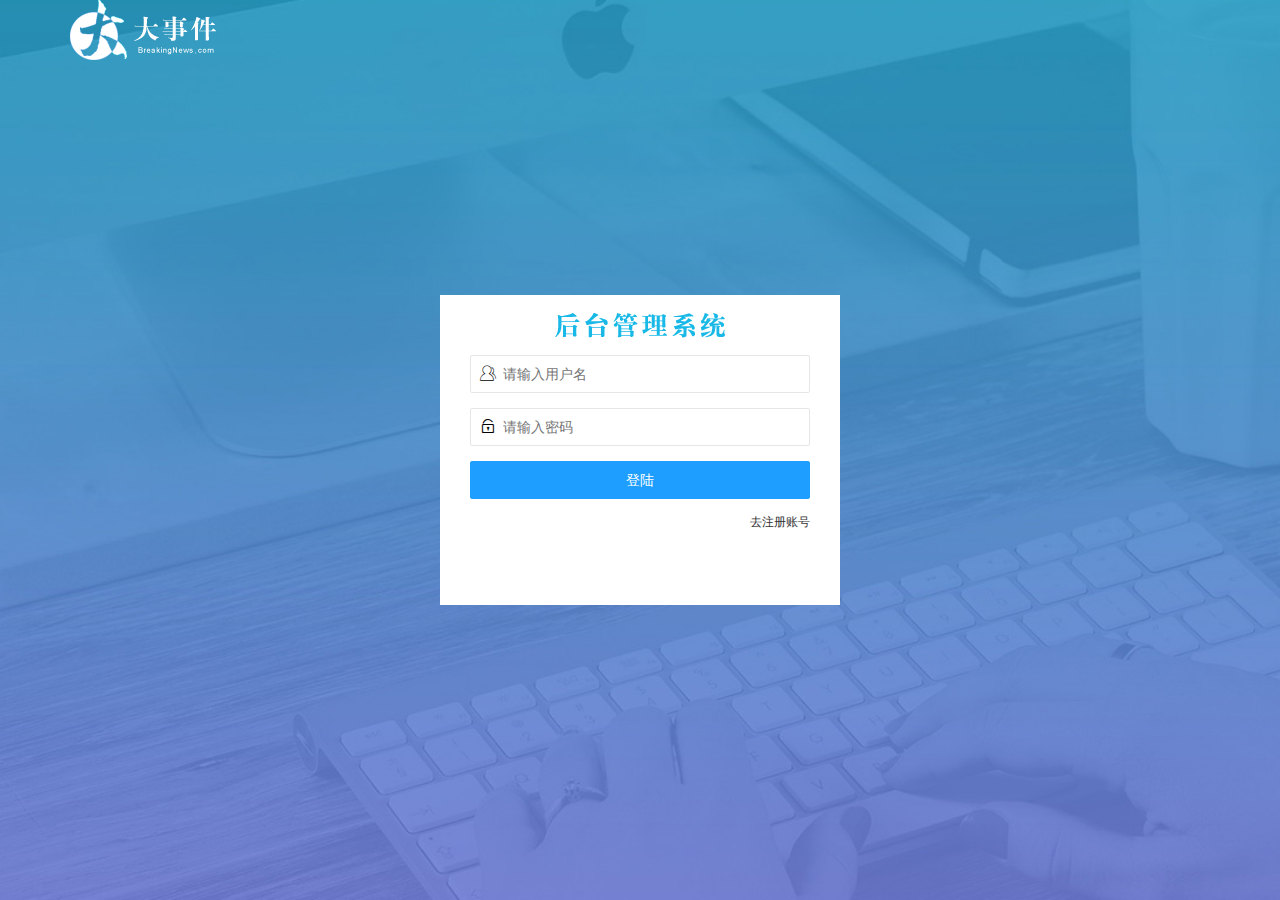
<file: login.html>
<!DOCTYPE html>
<html>
	<head>
		<meta charset="utf-8">
		<title></title>
		<link rel="stylesheet" href="assets/css/login.css" />
		<meta name="viewport" content="width=device-width,initial-scale=1.0" />
		<link rel="stylesheet" href="assets/lib/layui/css/layui.css" />
		
	</head>
	<body>
		<div class="layui-main">
			<img src="assets/images/logo.png" />
		</div>
		<div class="loginAndRegBox">
			<div class="title-box"></div>
			<div class="login-box">
				<form class="layui-form" id="form_login" >
					<div class="layui-form-item">
						<i class="layui-icon layui-icon-user"></i>   
						<input type="text" name="username" required lay-verify="required" placeholder="请输入用户名"
							autocomplete="off" class="layui-input">
					</div>
					<div class="layui-form-item">
						<i class="layui-icon layui-icon-password"></i>   
						<input type="password" name="password" required lay-verify="pwd" placeholder="请输入密码"
							autocomplete="off" class="layui-input">
					</div>
					<div class="layui-form-item">
						<button class="layui-btn layui-btn-normal layui-btn-fluid" lay-submit lay-filter="formDemo">登陆</button>
					</div>
					<div class="layui-form-item links">
						<a href="javascript:;" id="link_reg">去注册账号</a>
					</div>
				</form>

			</div>
			<div class="reg-box">
				<form class="layui-form" id="form_reg">
					<div class="layui-form-item">
						<i class="layui-icon layui-icon-user"></i>   
						<input type="text" name="username" required lay-verify="required" placeholder="请输入用户名"
							autocomplete="off" class="layui-input">
					</div>
					<div class="layui-form-item">
						<i class="layui-icon layui-icon-password"></i>   
						<input type="password" name="password" required lay-verify="pwd" placeholder="请输入密码"
							autocomplete="off" class="layui-input">
					</div>
					<div class="layui-form-item">
						<i class="layui-icon layui-icon-password"></i>   
						<input type="password" name="repassword" required lay-verify="required|pwd|repwd" placeholder="再次确认密码"
							autocomplete="off" class="layui-input">
					</div>
					<div class="layui-form-item">
						<button class="layui-btn layui-btn-normal layui-btn-fluid" lay-submit lay-filter="formDemo">注册</button>
					</div>
					
					<div class="layui-form-item links">
						<a href="javascript:;" id="link_login">去登陆</a>
					</div>
				</form>
				
			</div>
		</div>
		<script src="assets/lib/layui/layui.all.js"></script>
		<script src="assets/lib/jquery.js"></script>
		<script src="assets/js/baseAPI.js"></script>
		<script src="assets/js/login.js"></script>
	</body>
</html>
</file>
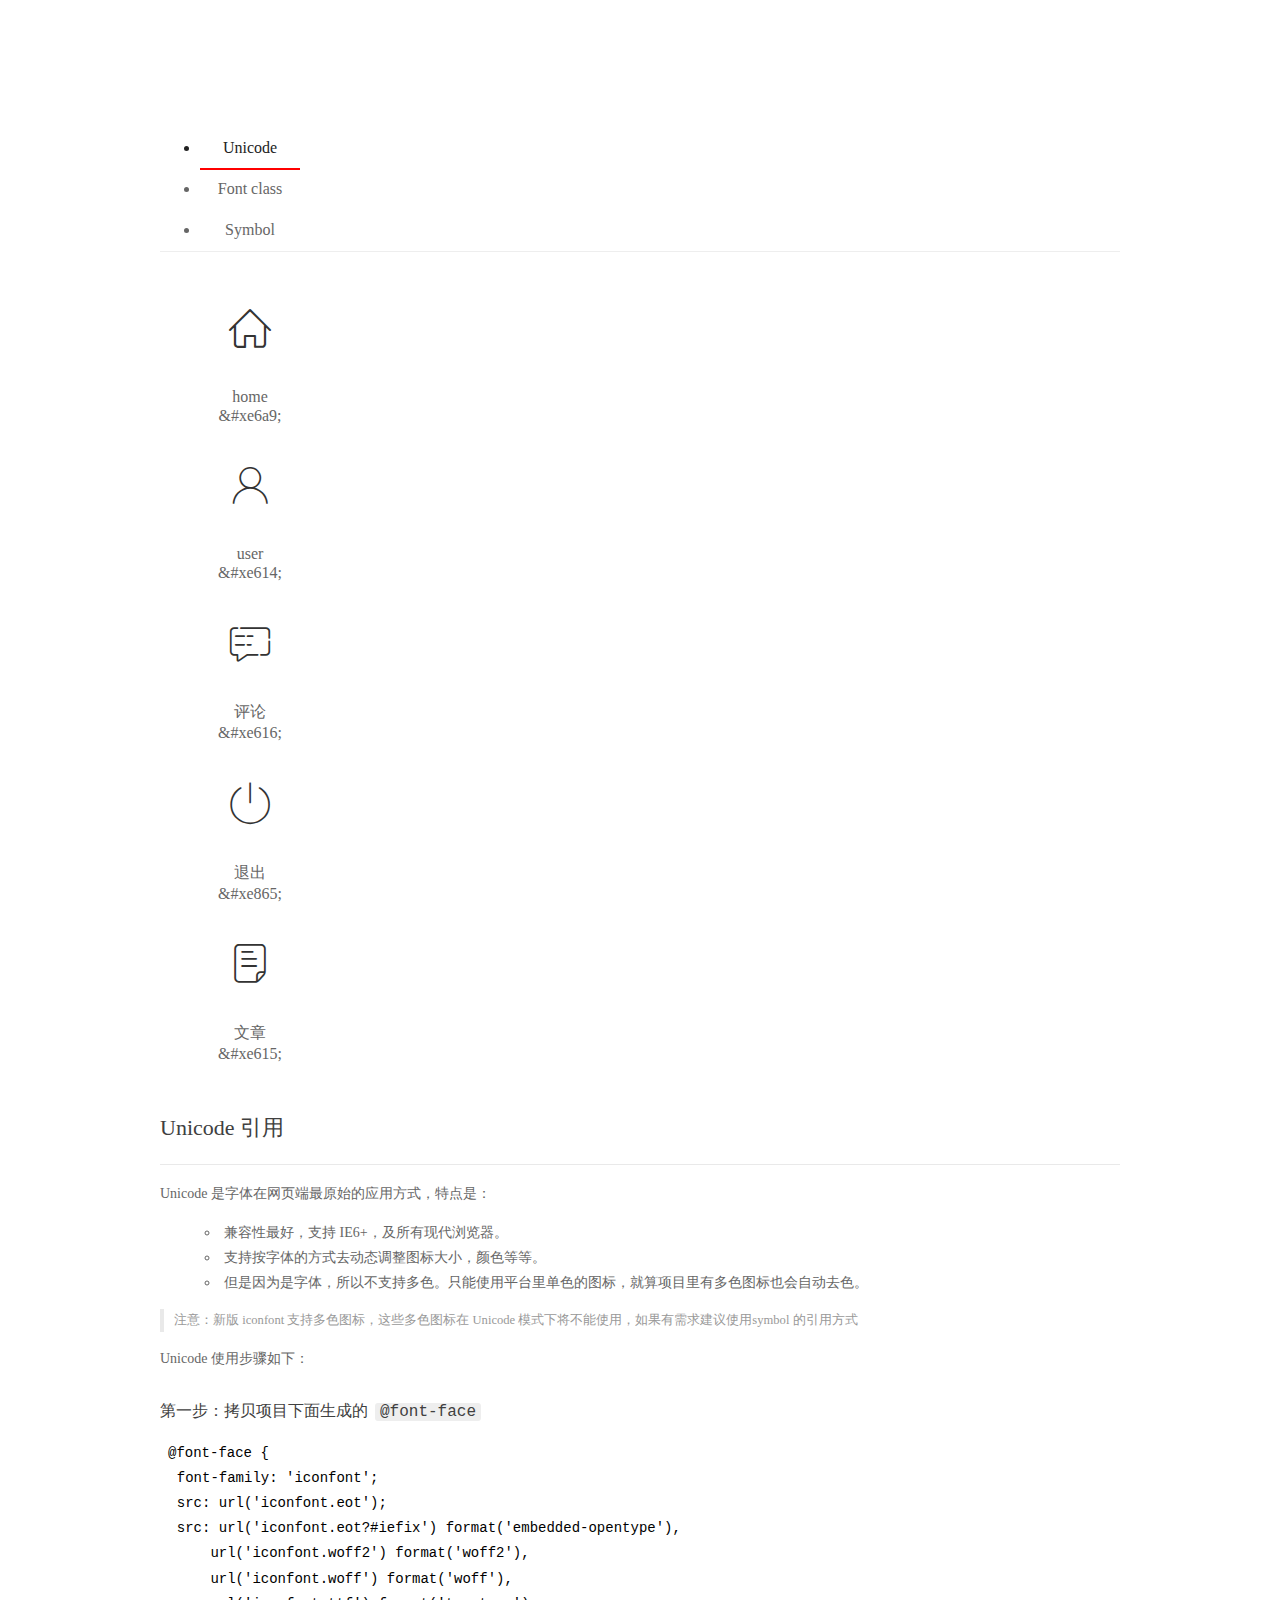
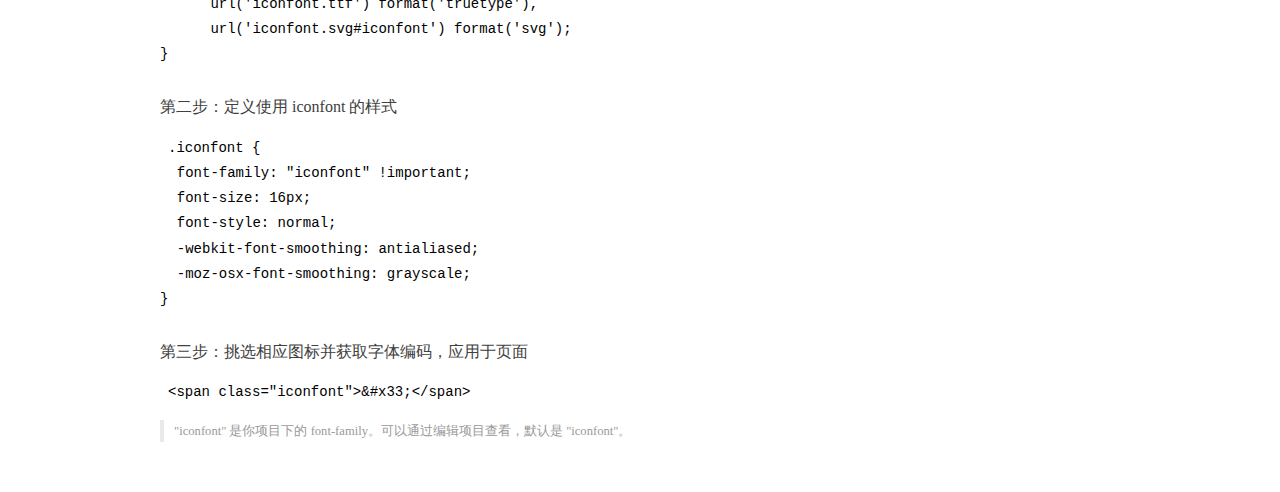
<file: assets/fonts/demo_index.html>
<!DOCTYPE html>
<html>
<head>
  <meta charset="utf-8"/>
  <title>IconFont Demo</title>
  <link rel="shortcut icon" href="https://gtms04.alicdn.com/tps/i4/TB1_oz6GVXXXXaFXpXXJDFnIXXX-64-64.ico" type="image/x-icon"/>
  <link rel="stylesheet" href="https://g.alicdn.com/thx/cube/1.3.2/cube.min.css">
  <link rel="stylesheet" href="demo.css">
  <link rel="stylesheet" href="iconfont.css">
  <script src="iconfont.js"></script>
  <!-- jQuery -->
  <script src="https://a1.alicdn.com/oss/uploads/2018/12/26/7bfddb60-08e8-11e9-9b04-53e73bb6408b.js"></script>
  <!-- 代码高亮 -->
  <script src="https://a1.alicdn.com/oss/uploads/2018/12/26/a3f714d0-08e6-11e9-8a15-ebf944d7534c.js"></script>
</head>
<body>
  <div class="main">
    <h1 class="logo"><a href="https://www.iconfont.cn/" title="iconfont 首页" target="_blank">&#xe86b;</a></h1>
    <div class="nav-tabs">
      <ul id="tabs" class="dib-box">
        <li class="dib active"><span>Unicode</span></li>
        <li class="dib"><span>Font class</span></li>
        <li class="dib"><span>Symbol</span></li>
      </ul>
      
    </div>
    <div class="tab-container">
      <div class="content unicode" style="display: block;">
          <ul class="icon_lists dib-box">
          
            <li class="dib">
              <span class="icon iconfont">&#xe6a9;</span>
                <div class="name">home</div>
                <div class="code-name">&amp;#xe6a9;</div>
              </li>
          
            <li class="dib">
              <span class="icon iconfont">&#xe614;</span>
                <div class="name">user</div>
                <div class="code-name">&amp;#xe614;</div>
              </li>
          
            <li class="dib">
              <span class="icon iconfont">&#xe616;</span>
                <div class="name">评论</div>
                <div class="code-name">&amp;#xe616;</div>
              </li>
          
            <li class="dib">
              <span class="icon iconfont">&#xe865;</span>
                <div class="name">退出</div>
                <div class="code-name">&amp;#xe865;</div>
              </li>
          
            <li class="dib">
              <span class="icon iconfont">&#xe615;</span>
                <div class="name">文章</div>
                <div class="code-name">&amp;#xe615;</div>
              </li>
          
          </ul>
          <div class="article markdown">
          <h2 id="unicode-">Unicode 引用</h2>
          <hr>

          <p>Unicode 是字体在网页端最原始的应用方式，特点是：</p>
          <ul>
            <li>兼容性最好，支持 IE6+，及所有现代浏览器。</li>
            <li>支持按字体的方式去动态调整图标大小，颜色等等。</li>
            <li>但是因为是字体，所以不支持多色。只能使用平台里单色的图标，就算项目里有多色图标也会自动去色。</li>
          </ul>
          <blockquote>
            <p>注意：新版 iconfont 支持多色图标，这些多色图标在 Unicode 模式下将不能使用，如果有需求建议使用symbol 的引用方式</p>
          </blockquote>
          <p>Unicode 使用步骤如下：</p>
          <h3 id="-font-face">第一步：拷贝项目下面生成的 <code>@font-face</code></h3>
<pre><code class="language-css"
>@font-face {
  font-family: 'iconfont';
  src: url('iconfont.eot');
  src: url('iconfont.eot?#iefix') format('embedded-opentype'),
      url('iconfont.woff2') format('woff2'),
      url('iconfont.woff') format('woff'),
      url('iconfont.ttf') format('truetype'),
      url('iconfont.svg#iconfont') format('svg');
}
</code></pre>
          <h3 id="-iconfont-">第二步：定义使用 iconfont 的样式</h3>
<pre><code class="language-css"
>.iconfont {
  font-family: "iconfont" !important;
  font-size: 16px;
  font-style: normal;
  -webkit-font-smoothing: antialiased;
  -moz-osx-font-smoothing: grayscale;
}
</code></pre>
          <h3 id="-">第三步：挑选相应图标并获取字体编码，应用于页面</h3>
<pre>
<code class="language-html"
>&lt;span class="iconfont"&gt;&amp;#x33;&lt;/span&gt;
</code></pre>
          <blockquote>
            <p>"iconfont" 是你项目下的 font-family。可以通过编辑项目查看，默认是 "iconfont"。</p>
          </blockquote>
          </div>
      </div>
      <div class="content font-class">
        <ul class="icon_lists dib-box">
          
          <li class="dib">
            <span class="icon iconfont icon-home"></span>
            <div class="name">
              home
            </div>
            <div class="code-name">.icon-home
            </div>
          </li>
          
          <li class="dib">
            <span class="icon iconfont icon-user"></span>
            <div class="name">
              user
            </div>
            <div class="code-name">.icon-user
            </div>
          </li>
          
          <li class="dib">
            <span class="icon iconfont icon-pinglun"></span>
            <div class="name">
              评论
            </div>
            <div class="code-name">.icon-pinglun
            </div>
          </li>
          
          <li class="dib">
            <span class="icon iconfont icon-tuichu"></span>
            <div class="name">
              退出
            </div>
            <div class="code-name">.icon-tuichu
            </div>
          </li>
          
          <li class="dib">
            <span class="icon iconfont icon-16"></span>
            <div class="name">
              文章
            </div>
            <div class="code-name">.icon-16
            </div>
          </li>
          
        </ul>
        <div class="article markdown">
        <h2 id="font-class-">font-class 引用</h2>
        <hr>

        <p>font-class 是 Unicode 使用方式的一种变种，主要是解决 Unicode 书写不直观，语意不明确的问题。</p>
        <p>与 Unicode 使用方式相比，具有如下特点：</p>
        <ul>
          <li>兼容性良好，支持 IE8+，及所有现代浏览器。</li>
          <li>相比于 Unicode 语意明确，书写更直观。可以很容易分辨这个 icon 是什么。</li>
          <li>因为使用 class 来定义图标，所以当要替换图标时，只需要修改 class 里面的 Unicode 引用。</li>
          <li>不过因为本质上还是使用的字体，所以多色图标还是不支持的。</li>
        </ul>
        <p>使用步骤如下：</p>
        <h3 id="-fontclass-">第一步：引入项目下面生成的 fontclass 代码：</h3>
<pre><code class="language-html">&lt;link rel="stylesheet" href="./iconfont.css"&gt;
</code></pre>
        <h3 id="-">第二步：挑选相应图标并获取类名，应用于页面：</h3>
<pre><code class="language-html">&lt;span class="iconfont icon-xxx"&gt;&lt;/span&gt;
</code></pre>
        <blockquote>
          <p>"
            iconfont" 是你项目下的 font-family。可以通过编辑项目查看，默认是 "iconfont"。</p>
        </blockquote>
      </div>
      </div>
      <div class="content symbol">
          <ul class="icon_lists dib-box">
          
            <li class="dib">
                <svg class="icon svg-icon" aria-hidden="true">
                  <use xlink:href="#icon-home"></use>
                </svg>
                <div class="name">home</div>
                <div class="code-name">#icon-home</div>
            </li>
          
            <li class="dib">
                <svg class="icon svg-icon" aria-hidden="true">
                  <use xlink:href="#icon-user"></use>
                </svg>
                <div class="name">user</div>
                <div class="code-name">#icon-user</div>
            </li>
          
            <li class="dib">
                <svg class="icon svg-icon" aria-hidden="true">
                  <use xlink:href="#icon-pinglun"></use>
                </svg>
                <div class="name">评论</div>
                <div class="code-name">#icon-pinglun</div>
            </li>
          
            <li class="dib">
                <svg class="icon svg-icon" aria-hidden="true">
                  <use xlink:href="#icon-tuichu"></use>
                </svg>
                <div class="name">退出</div>
                <div class="code-name">#icon-tuichu</div>
            </li>
          
            <li class="dib">
                <svg class="icon svg-icon" aria-hidden="true">
                  <use xlink:href="#icon-16"></use>
                </svg>
                <div class="name">文章</div>
                <div class="code-name">#icon-16</div>
            </li>
          
          </ul>
          <div class="article markdown">
          <h2 id="symbol-">Symbol 引用</h2>
          <hr>

          <p>这是一种全新的使用方式，应该说这才是未来的主流，也是平台目前推荐的用法。相关介绍可以参考这篇<a href="">文章</a>
            这种用法其实是做了一个 SVG 的集合，与另外两种相比具有如下特点：</p>
          <ul>
            <li>支持多色图标了，不再受单色限制。</li>
            <li>通过一些技巧，支持像字体那样，通过 <code>font-size</code>, <code>color</code> 来调整样式。</li>
            <li>兼容性较差，支持 IE9+，及现代浏览器。</li>
            <li>浏览器渲染 SVG 的性能一般，还不如 png。</li>
          </ul>
          <p>使用步骤如下：</p>
          <h3 id="-symbol-">第一步：引入项目下面生成的 symbol 代码：</h3>
<pre><code class="language-html">&lt;script src="./iconfont.js"&gt;&lt;/script&gt;
</code></pre>
          <h3 id="-css-">第二步：加入通用 CSS 代码（引入一次就行）：</h3>
<pre><code class="language-html">&lt;style&gt;
.icon {
  width: 1em;
  height: 1em;
  vertical-align: -0.15em;
  fill: currentColor;
  overflow: hidden;
}
&lt;/style&gt;
</code></pre>
          <h3 id="-">第三步：挑选相应图标并获取类名，应用于页面：</h3>
<pre><code class="language-html">&lt;svg class="icon" aria-hidden="true"&gt;
  &lt;use xlink:href="#icon-xxx"&gt;&lt;/use&gt;
&lt;/svg&gt;
</code></pre>
          </div>
      </div>

    </div>
  </div>
  <script>
  $(document).ready(function () {
      $('.tab-container .content:first').show()

      $('#tabs li').click(function (e) {
        var tabContent = $('.tab-container .content')
        var index = $(this).index()

        if ($(this).hasClass('active')) {
          return
        } else {
          $('#tabs li').removeClass('active')
          $(this).addClass('active')

          tabContent.hide().eq(index).fadeIn()
        }
      })
    })
  </script>
</body>
</html>
</file>
<file: assets/css/login.css>
html,body{
	margin: 0%;
	padding: 0%;
	width: 100%;
	height: 100%;
	background: url('../images/login_bg.jpg') no-repeat;
	background-size: cover;
}
.loginAndRegBox{
	width: 400px;
	height: 310px;
	background-color: white;
	position: absolute;
	left: 50%;
	top: 50%;
	transform: translate(-50%,-50%);
}
.title-box{
	height: 60px;
	background: url('../images/login_title.png') no-repeat center;
}

.reg-box{
	display: none;
}
.layui-form{
	padding: 0 30px;
}
.links{
	display: flex;
	justify-content: flex-end;
}
.links a{
	font-size: 12px;
}
.layui-form-item{
	position: relative;
}
.layui-form-item .layui-icon{
	position: absolute;
	left: 10px;
	top: 10px;
}
.layui-form-item .layui-input{
	padding-left: 32px;
}
</file>
<file: assets/lib/layui/css/layui.css>
/** layui-v2.5.5 MIT License By https://www.layui.com */
 .layui-inline,img{display:inline-block;vertical-align:middle}h1,h2,h3,h4,h5,h6{font-weight:400}.layui-edge,.layui-header,.layui-inline,.layui-main{position:relative}.layui-body,.layui-edge,.layui-elip{overflow:hidden}.layui-btn,.layui-edge,.layui-inline,img{vertical-align:middle}.layui-btn,.layui-disabled,.layui-icon,.layui-unselect{-moz-user-select:none;-webkit-user-select:none;-ms-user-select:none}.layui-elip,.layui-form-checkbox span,.layui-form-pane .layui-form-label{text-overflow:ellipsis;white-space:nowrap}.layui-breadcrumb,.layui-tree-btnGroup{visibility:hidden}blockquote,body,button,dd,div,dl,dt,form,h1,h2,h3,h4,h5,h6,input,li,ol,p,pre,td,textarea,th,ul{margin:0;padding:0;-webkit-tap-highlight-color:rgba(0,0,0,0)}a:active,a:hover{outline:0}img{border:none}li{list-style:none}table{border-collapse:collapse;border-spacing:0}h4,h5,h6{font-size:100%}button,input,optgroup,option,select,textarea{font-family:inherit;font-size:inherit;font-style:inherit;font-weight:inherit;outline:0}pre{white-space:pre-wrap;white-space:-moz-pre-wrap;white-space:-pre-wrap;white-space:-o-pre-wrap;word-wrap:break-word}body{line-height:24px;font:14px Helvetica Neue,Helvetica,PingFang SC,Tahoma,Arial,sans-serif}hr{height:1px;margin:10px 0;border:0;clear:both}a{color:#333;text-decoration:none}a:hover{color:#777}a cite{font-style:normal;*cursor:pointer}.layui-border-box,.layui-border-box *{box-sizing:border-box}.layui-box,.layui-box *{box-sizing:content-box}.layui-clear{clear:both;*zoom:1}.layui-clear:after{content:'\20';clear:both;*zoom:1;display:block;height:0}.layui-inline{*display:inline;*zoom:1}.layui-edge{display:inline-block;width:0;height:0;border-width:6px;border-style:dashed;border-color:transparent}.layui-edge-top{top:-4px;border-bottom-color:#999;border-bottom-style:solid}.layui-edge-right{border-left-color:#999;border-left-style:solid}.layui-edge-bottom{top:2px;border-top-color:#999;border-top-style:solid}.layui-edge-left{border-right-color:#999;border-right-style:solid}.layui-disabled,.layui-disabled:hover{color:#d2d2d2!important;cursor:not-allowed!important}.layui-circle{border-radius:100%}.layui-show{display:block!important}.layui-hide{display:none!important}@font-face{font-family:layui-icon;src:url(../font/iconfont.eot?v=250);src:url(../font/iconfont.eot?v=250#iefix) format('embedded-opentype'),url(../font/iconfont.woff2?v=250) format('woff2'),url(../font/iconfont.woff?v=250) format('woff'),url(../font/iconfont.ttf?v=250) format('truetype'),url(../font/iconfont.svg?v=250#layui-icon) format('svg')}.layui-icon{font-family:layui-icon!important;font-size:16px;font-style:normal;-webkit-font-smoothing:antialiased;-moz-osx-font-smoothing:grayscale}.layui-icon-reply-fill:before{content:"\e611"}.layui-icon-set-fill:before{content:"\e614"}.layui-icon-menu-fill:before{content:"\e60f"}.layui-icon-search:before{content:"\e615"}.layui-icon-share:before{content:"\e641"}.layui-icon-set-sm:before{content:"\e620"}.layui-icon-engine:before{content:"\e628"}.layui-icon-close:before{content:"\1006"}.layui-icon-close-fill:before{content:"\1007"}.layui-icon-chart-screen:before{content:"\e629"}.layui-icon-star:before{content:"\e600"}.layui-icon-circle-dot:before{content:"\e617"}.layui-icon-chat:before{content:"\e606"}.layui-icon-release:before{content:"\e609"}.layui-icon-list:before{content:"\e60a"}.layui-icon-chart:before{content:"\e62c"}.layui-icon-ok-circle:before{content:"\1005"}.layui-icon-layim-theme:before{content:"\e61b"}.layui-icon-table:before{content:"\e62d"}.layui-icon-right:before{content:"\e602"}.layui-icon-left:before{content:"\e603"}.layui-icon-cart-simple:before{content:"\e698"}.layui-icon-face-cry:before{content:"\e69c"}.layui-icon-face-smile:before{content:"\e6af"}.layui-icon-survey:before{content:"\e6b2"}.layui-icon-tree:before{content:"\e62e"}.layui-icon-upload-circle:before{content:"\e62f"}.layui-icon-add-circle:before{content:"\e61f"}.layui-icon-download-circle:before{content:"\e601"}.layui-icon-templeate-1:before{content:"\e630"}.layui-icon-util:before{content:"\e631"}.layui-icon-face-surprised:before{content:"\e664"}.layui-icon-edit:before{content:"\e642"}.layui-icon-speaker:before{content:"\e645"}.layui-icon-down:before{content:"\e61a"}.layui-icon-file:before{content:"\e621"}.layui-icon-layouts:before{content:"\e632"}.layui-icon-rate-half:before{content:"\e6c9"}.layui-icon-add-circle-fine:before{content:"\e608"}.layui-icon-prev-circle:before{content:"\e633"}.layui-icon-read:before{content:"\e705"}.layui-icon-404:before{content:"\e61c"}.layui-icon-carousel:before{content:"\e634"}.layui-icon-help:before{content:"\e607"}.layui-icon-code-circle:before{content:"\e635"}.layui-icon-water:before{content:"\e636"}.layui-icon-username:before{content:"\e66f"}.layui-icon-find-fill:before{content:"\e670"}.layui-icon-about:before{content:"\e60b"}.layui-icon-location:before{content:"\e715"}.layui-icon-up:before{content:"\e619"}.layui-icon-pause:before{content:"\e651"}.layui-icon-date:before{content:"\e637"}.layui-icon-layim-uploadfile:before{content:"\e61d"}.layui-icon-delete:before{content:"\e640"}.layui-icon-play:before{content:"\e652"}.layui-icon-top:before{content:"\e604"}.layui-icon-friends:before{content:"\e612"}.layui-icon-refresh-3:before{content:"\e9aa"}.layui-icon-ok:before{content:"\e605"}.layui-icon-layer:before{content:"\e638"}.layui-icon-face-smile-fine:before{content:"\e60c"}.layui-icon-dollar:before{content:"\e659"}.layui-icon-group:before{content:"\e613"}.layui-icon-layim-download:before{content:"\e61e"}.layui-icon-picture-fine:before{content:"\e60d"}.layui-icon-link:before{content:"\e64c"}.layui-icon-diamond:before{content:"\e735"}.layui-icon-log:before{content:"\e60e"}.layui-icon-rate-solid:before{content:"\e67a"}.layui-icon-fonts-del:before{content:"\e64f"}.layui-icon-unlink:before{content:"\e64d"}.layui-icon-fonts-clear:before{content:"\e639"}.layui-icon-triangle-r:before{content:"\e623"}.layui-icon-circle:before{content:"\e63f"}.layui-icon-radio:before{content:"\e643"}.layui-icon-align-center:before{content:"\e647"}.layui-icon-align-right:before{content:"\e648"}.layui-icon-align-left:before{content:"\e649"}.layui-icon-loading-1:before{content:"\e63e"}.layui-icon-return:before{content:"\e65c"}.layui-icon-fonts-strong:before{content:"\e62b"}.layui-icon-upload:before{content:"\e67c"}.layui-icon-dialogue:before{content:"\e63a"}.layui-icon-video:before{content:"\e6ed"}.layui-icon-headset:before{content:"\e6fc"}.layui-icon-cellphone-fine:before{content:"\e63b"}.layui-icon-add-1:before{content:"\e654"}.layui-icon-face-smile-b:before{content:"\e650"}.layui-icon-fonts-html:before{content:"\e64b"}.layui-icon-form:before{content:"\e63c"}.layui-icon-cart:before{content:"\e657"}.layui-icon-camera-fill:before{content:"\e65d"}.layui-icon-tabs:before{content:"\e62a"}.layui-icon-fonts-code:before{content:"\e64e"}.layui-icon-fire:before{content:"\e756"}.layui-icon-set:before{content:"\e716"}.layui-icon-fonts-u:before{content:"\e646"}.layui-icon-triangle-d:before{content:"\e625"}.layui-icon-tips:before{content:"\e702"}.layui-icon-picture:before{content:"\e64a"}.layui-icon-more-vertical:before{content:"\e671"}.layui-icon-flag:before{content:"\e66c"}.layui-icon-loading:before{content:"\e63d"}.layui-icon-fonts-i:before{content:"\e644"}.layui-icon-refresh-1:before{content:"\e666"}.layui-icon-rmb:before{content:"\e65e"}.layui-icon-home:before{content:"\e68e"}.layui-icon-user:before{content:"\e770"}.layui-icon-notice:before{content:"\e667"}.layui-icon-login-weibo:before{content:"\e675"}.layui-icon-voice:before{content:"\e688"}.layui-icon-upload-drag:before{content:"\e681"}.layui-icon-login-qq:before{content:"\e676"}.layui-icon-snowflake:before{content:"\e6b1"}.layui-icon-file-b:before{content:"\e655"}.layui-icon-template:before{content:"\e663"}.layui-icon-auz:before{content:"\e672"}.layui-icon-console:before{content:"\e665"}.layui-icon-app:before{content:"\e653"}.layui-icon-prev:before{content:"\e65a"}.layui-icon-website:before{content:"\e7ae"}.layui-icon-next:before{content:"\e65b"}.layui-icon-component:before{content:"\e857"}.layui-icon-more:before{content:"\e65f"}.layui-icon-login-wechat:before{content:"\e677"}.layui-icon-shrink-right:before{content:"\e668"}.layui-icon-spread-left:before{content:"\e66b"}.layui-icon-camera:before{content:"\e660"}.layui-icon-note:before{content:"\e66e"}.layui-icon-refresh:before{content:"\e669"}.layui-icon-female:before{content:"\e661"}.layui-icon-male:before{content:"\e662"}.layui-icon-password:before{content:"\e673"}.layui-icon-senior:before{content:"\e674"}.layui-icon-theme:before{content:"\e66a"}.layui-icon-tread:before{content:"\e6c5"}.layui-icon-praise:before{content:"\e6c6"}.layui-icon-star-fill:before{content:"\e658"}.layui-icon-rate:before{content:"\e67b"}.layui-icon-template-1:before{content:"\e656"}.layui-icon-vercode:before{content:"\e679"}.layui-icon-cellphone:before{content:"\e678"}.layui-icon-screen-full:before{content:"\e622"}.layui-icon-screen-restore:before{content:"\e758"}.layui-icon-cols:before{content:"\e610"}.layui-icon-export:before{content:"\e67d"}.layui-icon-print:before{content:"\e66d"}.layui-icon-slider:before{content:"\e714"}.layui-icon-addition:before{content:"\e624"}.layui-icon-subtraction:before{content:"\e67e"}.layui-icon-service:before{content:"\e626"}.layui-icon-transfer:before{content:"\e691"}.layui-main{width:1140px;margin:0 auto}.layui-header{z-index:1000;height:60px}.layui-header a:hover{transition:all .5s;-webkit-transition:all .5s}.layui-side{position:fixed;left:0;top:0;bottom:0;z-index:999;width:200px;overflow-x:hidden}.layui-side-scroll{position:relative;width:220px;height:100%;overflow-x:hidden}.layui-body{position:absolute;left:200px;right:0;top:0;bottom:0;z-index:998;width:auto;overflow-y:auto;box-sizing:border-box}.layui-layout-body{overflow:hidden}.layui-layout-admin .layui-header{background-color:#23262E}.layui-layout-admin .layui-side{top:60px;width:200px;overflow-x:hidden}.layui-layout-admin .layui-body{position:fixed;top:60px;bottom:44px}.layui-layout-admin .layui-main{width:auto;margin:0 15px}.layui-layout-admin .layui-footer{position:fixed;left:200px;right:0;bottom:0;height:44px;line-height:44px;padding:0 15px;background-color:#eee}.layui-layout-admin .layui-logo{position:absolute;left:0;top:0;width:200px;height:100%;line-height:60px;text-align:center;color:#009688;font-size:16px}.layui-layout-admin .layui-header .layui-nav{background:0 0}.layui-layout-left{position:absolute!important;left:200px;top:0}.layui-layout-right{position:absolute!important;right:0;top:0}.layui-container{position:relative;margin:0 auto;padding:0 15px;box-sizing:border-box}.layui-fluid{position:relative;margin:0 auto;padding:0 15px}.layui-row:after,.layui-row:before{content:'';display:block;clear:both}.layui-col-lg1,.layui-col-lg10,.layui-col-lg11,.layui-col-lg12,.layui-col-lg2,.layui-col-lg3,.layui-col-lg4,.layui-col-lg5,.layui-col-lg6,.layui-col-lg7,.layui-col-lg8,.layui-col-lg9,.layui-col-md1,.layui-col-md10,.layui-col-md11,.layui-col-md12,.layui-col-md2,.layui-col-md3,.layui-col-md4,.layui-col-md5,.layui-col-md6,.layui-col-md7,.layui-col-md8,.layui-col-md9,.layui-col-sm1,.layui-col-sm10,.layui-col-sm11,.layui-col-sm12,.layui-col-sm2,.layui-col-sm3,.layui-col-sm4,.layui-col-sm5,.layui-col-sm6,.layui-col-sm7,.layui-col-sm8,.layui-col-sm9,.layui-col-xs1,.layui-col-xs10,.layui-col-xs11,.layui-col-xs12,.layui-col-xs2,.layui-col-xs3,.layui-col-xs4,.layui-col-xs5,.layui-col-xs6,.layui-col-xs7,.layui-col-xs8,.layui-col-xs9{position:relative;display:block;box-sizing:border-box}.layui-col-xs1,.layui-col-xs10,.layui-col-xs11,.layui-col-xs12,.layui-col-xs2,.layui-col-xs3,.layui-col-xs4,.layui-col-xs5,.layui-col-xs6,.layui-col-xs7,.layui-col-xs8,.layui-col-xs9{float:left}.layui-col-xs1{width:8.33333333%}.layui-col-xs2{width:16.66666667%}.layui-col-xs3{width:25%}.layui-col-xs4{width:33.33333333%}.layui-col-xs5{width:41.66666667%}.layui-col-xs6{width:50%}.layui-col-xs7{width:58.33333333%}.layui-col-xs8{width:66.66666667%}.layui-col-xs9{width:75%}.layui-col-xs10{width:83.33333333%}.layui-col-xs11{width:91.66666667%}.layui-col-xs12{width:100%}.layui-col-xs-offset1{margin-left:8.33333333%}.layui-col-xs-offset2{margin-left:16.66666667%}.layui-col-xs-offset3{margin-left:25%}.layui-col-xs-offset4{margin-left:33.33333333%}.layui-col-xs-offset5{margin-left:41.66666667%}.layui-col-xs-offset6{margin-left:50%}.layui-col-xs-offset7{margin-left:58.33333333%}.layui-col-xs-offset8{margin-left:66.66666667%}.layui-col-xs-offset9{margin-left:75%}.layui-col-xs-offset10{margin-left:83.33333333%}.layui-col-xs-offset11{margin-left:91.66666667%}.layui-col-xs-offset12{margin-left:100%}@media screen and (max-width:768px){.layui-hide-xs{display:none!important}.layui-show-xs-block{display:block!important}.layui-show-xs-inline{display:inline!important}.layui-show-xs-inline-block{display:inline-block!important}}@media screen and (min-width:768px){.layui-container{width:750px}.layui-hide-sm{display:none!important}.layui-show-sm-block{display:block!important}.layui-show-sm-inline{display:inline!important}.layui-show-sm-inline-block{display:inline-block!important}.layui-col-sm1,.layui-col-sm10,.layui-col-sm11,.layui-col-sm12,.layui-col-sm2,.layui-col-sm3,.layui-col-sm4,.layui-col-sm5,.layui-col-sm6,.layui-col-sm7,.layui-col-sm8,.layui-col-sm9{float:left}.layui-col-sm1{width:8.33333333%}.layui-col-sm2{width:16.66666667%}.layui-col-sm3{width:25%}.layui-col-sm4{width:33.33333333%}.layui-col-sm5{width:41.66666667%}.layui-col-sm6{width:50%}.layui-col-sm7{width:58.33333333%}.layui-col-sm8{width:66.66666667%}.layui-col-sm9{width:75%}.layui-col-sm10{width:83.33333333%}.layui-col-sm11{width:91.66666667%}.layui-col-sm12{width:100%}.layui-col-sm-offset1{margin-left:8.33333333%}.layui-col-sm-offset2{margin-left:16.66666667%}.layui-col-sm-offset3{margin-left:25%}.layui-col-sm-offset4{margin-left:33.33333333%}.layui-col-sm-offset5{margin-left:41.66666667%}.layui-col-sm-offset6{margin-left:50%}.layui-col-sm-offset7{margin-left:58.33333333%}.layui-col-sm-offset8{margin-left:66.66666667%}.layui-col-sm-offset9{margin-left:75%}.layui-col-sm-offset10{margin-left:83.33333333%}.layui-col-sm-offset11{margin-left:91.66666667%}.layui-col-sm-offset12{margin-left:100%}}@media screen and (min-width:992px){.layui-container{width:970px}.layui-hide-md{display:none!important}.layui-show-md-block{display:block!important}.layui-show-md-inline{display:inline!important}.layui-show-md-inline-block{display:inline-block!important}.layui-col-md1,.layui-col-md10,.layui-col-md11,.layui-col-md12,.layui-col-md2,.layui-col-md3,.layui-col-md4,.layui-col-md5,.layui-col-md6,.layui-col-md7,.layui-col-md8,.layui-col-md9{float:left}.layui-col-md1{width:8.33333333%}.layui-col-md2{width:16.66666667%}.layui-col-md3{width:25%}.layui-col-md4{width:33.33333333%}.layui-col-md5{width:41.66666667%}.layui-col-md6{width:50%}.layui-col-md7{width:58.33333333%}.layui-col-md8{width:66.66666667%}.layui-col-md9{width:75%}.layui-col-md10{width:83.33333333%}.layui-col-md11{width:91.66666667%}.layui-col-md12{width:100%}.layui-col-md-offset1{margin-left:8.33333333%}.layui-col-md-offset2{margin-left:16.66666667%}.layui-col-md-offset3{margin-left:25%}.layui-col-md-offset4{margin-left:33.33333333%}.layui-col-md-offset5{margin-left:41.66666667%}.layui-col-md-offset6{margin-left:50%}.layui-col-md-offset7{margin-left:58.33333333%}.layui-col-md-offset8{margin-left:66.66666667%}.layui-col-md-offset9{margin-left:75%}.layui-col-md-offset10{margin-left:83.33333333%}.layui-col-md-offset11{margin-left:91.66666667%}.layui-col-md-offset12{margin-left:100%}}@media screen and (min-width:1200px){.layui-container{width:1170px}.layui-hide-lg{display:none!important}.layui-show-lg-block{display:block!important}.layui-show-lg-inline{display:inline!important}.layui-show-lg-inline-block{display:inline-block!important}.layui-col-lg1,.layui-col-lg10,.layui-col-lg11,.layui-col-lg12,.layui-col-lg2,.layui-col-lg3,.layui-col-lg4,.layui-col-lg5,.layui-col-lg6,.layui-col-lg7,.layui-col-lg8,.layui-col-lg9{float:left}.layui-col-lg1{width:8.33333333%}.layui-col-lg2{width:16.66666667%}.layui-col-lg3{width:25%}.layui-col-lg4{width:33.33333333%}.layui-col-lg5{width:41.66666667%}.layui-col-lg6{width:50%}.layui-col-lg7{width:58.33333333%}.layui-col-lg8{width:66.66666667%}.layui-col-lg9{width:75%}.layui-col-lg10{width:83.33333333%}.layui-col-lg11{width:91.66666667%}.layui-col-lg12{width:100%}.layui-col-lg-offset1{margin-left:8.33333333%}.layui-col-lg-offset2{margin-left:16.66666667%}.layui-col-lg-offset3{margin-left:25%}.layui-col-lg-offset4{margin-left:33.33333333%}.layui-col-lg-offset5{margin-left:41.66666667%}.layui-col-lg-offset6{margin-left:50%}.layui-col-lg-offset7{margin-left:58.33333333%}.layui-col-lg-offset8{margin-left:66.66666667%}.layui-col-lg-offset9{margin-left:75%}.layui-col-lg-offset10{margin-left:83.33333333%}.layui-col-lg-offset11{margin-left:91.66666667%}.layui-col-lg-offset12{margin-left:100%}}.layui-col-space1{margin:-.5px}.layui-col-space1>*{padding:.5px}.layui-col-space3{margin:-1.5px}.layui-col-space3>*{padding:1.5px}.layui-col-space5{margin:-2.5px}.layui-col-space5>*{padding:2.5px}.layui-col-space8{margin:-3.5px}.layui-col-space8>*{padding:3.5px}.layui-col-space10{margin:-5px}.layui-col-space10>*{padding:5px}.layui-col-space12{margin:-6px}.layui-col-space12>*{padding:6px}.layui-col-space15{margin:-7.5px}.layui-col-space15>*{padding:7.5px}.layui-col-space18{margin:-9px}.layui-col-space18>*{padding:9px}.layui-col-space20{margin:-10px}.layui-col-space20>*{padding:10px}.layui-col-space22{margin:-11px}.layui-col-space22>*{padding:11px}.layui-col-space25{margin:-12.5px}.layui-col-space25>*{padding:12.5px}.layui-col-space30{margin:-15px}.layui-col-space30>*{padding:15px}.layui-btn,.layui-input,.layui-select,.layui-textarea,.layui-upload-button{outline:0;-webkit-appearance:none;transition:all .3s;-webkit-transition:all .3s;box-sizing:border-box}.layui-elem-quote{margin-bottom:10px;padding:15px;line-height:22px;border-left:5px solid #009688;border-radius:0 2px 2px 0;background-color:#f2f2f2}.layui-quote-nm{border-style:solid;border-width:1px 1px 1px 5px;background:0 0}.layui-elem-field{margin-bottom:10px;padding:0;border-width:1px;border-style:solid}.layui-elem-field legend{margin-left:20px;padding:0 10px;font-size:20px;font-weight:300}.layui-field-title{margin:10px 0 20px;border-width:1px 0 0}.layui-field-box{padding:10px 15px}.layui-field-title .layui-field-box{padding:10px 0}.layui-progress{position:relative;height:6px;border-radius:20px;background-color:#e2e2e2}.layui-progress-bar{position:absolute;left:0;top:0;width:0;max-width:100%;height:6px;border-radius:20px;text-align:right;background-color:#5FB878;transition:all .3s;-webkit-transition:all .3s}.layui-progress-big,.layui-progress-big .layui-progress-bar{height:18px;line-height:18px}.layui-progress-text{position:relative;top:-20px;line-height:18px;font-size:12px;color:#666}.layui-progress-big .layui-progress-text{position:static;padding:0 10px;color:#fff}.layui-collapse{border-width:1px;border-style:solid;border-radius:2px}.layui-colla-content,.layui-colla-item{border-top-width:1px;border-top-style:solid}.layui-colla-item:first-child{border-top:none}.layui-colla-title{position:relative;height:42px;line-height:42px;padding:0 15px 0 35px;color:#333;background-color:#f2f2f2;cursor:pointer;font-size:14px;overflow:hidden}.layui-colla-content{display:none;padding:10px 15px;line-height:22px;color:#666}.layui-colla-icon{position:absolute;left:15px;top:0;font-size:14px}.layui-card{margin-bottom:15px;border-radius:2px;background-color:#fff;box-shadow:0 1px 2px 0 rgba(0,0,0,.05)}.layui-card:last-child{margin-bottom:0}.layui-card-header{position:relative;height:42px;line-height:42px;padding:0 15px;border-bottom:1px solid #f6f6f6;color:#333;border-radius:2px 2px 0 0;font-size:14px}.layui-bg-black,.layui-bg-blue,.layui-bg-cyan,.layui-bg-green,.layui-bg-orange,.layui-bg-red{color:#fff!important}.layui-card-body{position:relative;padding:10px 15px;line-height:24px}.layui-card-body[pad15]{padding:15px}.layui-card-body[pad20]{padding:20px}.layui-card-body .layui-table{margin:5px 0}.layui-card .layui-tab{margin:0}.layui-panel-window{position:relative;padding:15px;border-radius:0;border-top:5px solid #E6E6E6;background-color:#fff}.layui-auxiliar-moving{position:fixed;left:0;right:0;top:0;bottom:0;width:100%;height:100%;background:0 0;z-index:9999999999}.layui-form-label,.layui-form-mid,.layui-form-select,.layui-input-block,.layui-input-inline,.layui-textarea{position:relative}.layui-bg-red{background-color:#FF5722!important}.layui-bg-orange{background-color:#FFB800!important}.layui-bg-green{background-color:#009688!important}.layui-bg-cyan{background-color:#2F4056!important}.layui-bg-blue{background-color:#1E9FFF!important}.layui-bg-black{background-color:#393D49!important}.layui-bg-gray{background-color:#eee!important;color:#666!important}.layui-badge-rim,.layui-colla-content,.layui-colla-item,.layui-collapse,.layui-elem-field,.layui-form-pane .layui-form-item[pane],.layui-form-pane .layui-form-label,.layui-input,.layui-layedit,.layui-layedit-tool,.layui-quote-nm,.layui-select,.layui-tab-bar,.layui-tab-card,.layui-tab-title,.layui-tab-title .layui-this:after,.layui-textarea{border-color:#e6e6e6}.layui-timeline-item:before,hr{background-color:#e6e6e6}.layui-text{line-height:22px;font-size:14px;color:#666}.layui-text h1,.layui-text h2,.layui-text h3{font-weight:500;color:#333}.layui-text h1{font-size:30px}.layui-text h2{font-size:24px}.layui-text h3{font-size:18px}.layui-text a:not(.layui-btn){color:#01AAED}.layui-text a:not(.layui-btn):hover{text-decoration:underline}.layui-text ul{padding:5px 0 5px 15px}.layui-text ul li{margin-top:5px;list-style-type:disc}.layui-text em,.layui-word-aux{color:#999!important;padding:0 5px!important}.layui-btn{display:inline-block;height:38px;line-height:38px;padding:0 18px;background-color:#009688;color:#fff;white-space:nowrap;text-align:center;font-size:14px;border:none;border-radius:2px;cursor:pointer}.layui-btn:hover{opacity:.8;filter:alpha(opacity=80);color:#fff}.layui-btn:active{opacity:1;filter:alpha(opacity=100)}.layui-btn+.layui-btn{margin-left:10px}.layui-btn-container{font-size:0}.layui-btn-container .layui-btn{margin-right:10px;margin-bottom:10px}.layui-btn-container .layui-btn+.layui-btn{margin-left:0}.layui-table .layui-btn-container .layui-btn{margin-bottom:9px}.layui-btn-radius{border-radius:100px}.layui-btn .layui-icon{margin-right:3px;font-size:18px;vertical-align:bottom;vertical-align:middle\9}.layui-btn-primary{border:1px solid #C9C9C9;background-color:#fff;color:#555}.layui-btn-primary:hover{border-color:#009688;color:#333}.layui-btn-normal{background-color:#1E9FFF}.layui-btn-warm{background-color:#FFB800}.layui-btn-danger{background-color:#FF5722}.layui-btn-checked{background-color:#5FB878}.layui-btn-disabled,.layui-btn-disabled:active,.layui-btn-disabled:hover{border:1px solid #e6e6e6;background-color:#FBFBFB;color:#C9C9C9;cursor:not-allowed;opacity:1}.layui-btn-lg{height:44px;line-height:44px;padding:0 25px;font-size:16px}.layui-btn-sm{height:30px;line-height:30px;padding:0 10px;font-size:12px}.layui-btn-sm i{font-size:16px!important}.layui-btn-xs{height:22px;line-height:22px;padding:0 5px;font-size:12px}.layui-btn-xs i{font-size:14px!important}.layui-btn-group{display:inline-block;vertical-align:middle;font-size:0}.layui-btn-group .layui-btn{margin-left:0!important;margin-right:0!important;border-left:1px solid rgba(255,255,255,.5);border-radius:0}.layui-btn-group .layui-btn-primary{border-left:none}.layui-btn-group .layui-btn-primary:hover{border-color:#C9C9C9;color:#009688}.layui-btn-group .layui-btn:first-child{border-left:none;border-radius:2px 0 0 2px}.layui-btn-group .layui-btn-primary:first-child{border-left:1px solid #c9c9c9}.layui-btn-group .layui-btn:last-child{border-radius:0 2px 2px 0}.layui-btn-group .layui-btn+.layui-btn{margin-left:0}.layui-btn-group+.layui-btn-group{margin-left:10px}.layui-btn-fluid{width:100%}.layui-input,.layui-select,.layui-textarea{height:38px;line-height:1.3;line-height:38px\9;border-width:1px;border-style:solid;background-color:#fff;border-radius:2px}.layui-input::-webkit-input-placeholder,.layui-select::-webkit-input-placeholder,.layui-textarea::-webkit-input-placeholder{line-height:1.3}.layui-input,.layui-textarea{display:block;width:100%;padding-left:10px}.layui-input:hover,.layui-textarea:hover{border-color:#D2D2D2!important}.layui-input:focus,.layui-textarea:focus{border-color:#C9C9C9!important}.layui-textarea{min-height:100px;height:auto;line-height:20px;padding:6px 10px;resize:vertical}.layui-select{padding:0 10px}.layui-form input[type=checkbox],.layui-form input[type=radio],.layui-form select{display:none}.layui-form [lay-ignore]{display:initial}.layui-form-item{margin-bottom:15px;clear:both;*zoom:1}.layui-form-item:after{content:'\20';clear:both;*zoom:1;display:block;height:0}.layui-form-label{float:left;display:block;padding:9px 15px;width:80px;font-weight:400;line-height:20px;text-align:right}.layui-form-label-col{display:block;float:none;padding:9px 0;line-height:20px;text-align:left}.layui-form-item .layui-inline{margin-bottom:5px;margin-right:10px}.layui-input-block{margin-left:110px;min-height:36px}.layui-input-inline{display:inline-block;vertical-align:middle}.layui-form-item .layui-input-inline{float:left;width:190px;margin-right:10px}.layui-form-text .layui-input-inline{width:auto}.layui-form-mid{float:left;display:block;padding:9px 0!important;line-height:20px;margin-right:10px}.layui-form-danger+.layui-form-select .layui-input,.layui-form-danger:focus{border-color:#FF5722!important}.layui-form-select .layui-input{padding-right:30px;cursor:pointer}.layui-form-select .layui-edge{position:absolute;right:10px;top:50%;margin-top:-3px;cursor:pointer;border-width:6px;border-top-color:#c2c2c2;border-top-style:solid;transition:all .3s;-webkit-transition:all .3s}.layui-form-select dl{display:none;position:absolute;left:0;top:42px;padding:5px 0;z-index:899;min-width:100%;border:1px solid #d2d2d2;max-height:300px;overflow-y:auto;background-color:#fff;border-radius:2px;box-shadow:0 2px 4px rgba(0,0,0,.12);box-sizing:border-box}.layui-form-select dl dd,.layui-form-select dl dt{padding:0 10px;line-height:36px;white-space:nowrap;overflow:hidden;text-overflow:ellipsis}.layui-form-select dl dt{font-size:12px;color:#999}.layui-form-select dl dd{cursor:pointer}.layui-form-select dl dd:hover{background-color:#f2f2f2;-webkit-transition:.5s all;transition:.5s all}.layui-form-select .layui-select-group dd{padding-left:20px}.layui-form-select dl dd.layui-select-tips{padding-left:10px!important;color:#999}.layui-form-select dl dd.layui-this{background-color:#5FB878;color:#fff}.layui-form-checkbox,.layui-form-select dl dd.layui-disabled{background-color:#fff}.layui-form-selected dl{display:block}.layui-form-checkbox,.layui-form-checkbox *,.layui-form-switch{display:inline-block;vertical-align:middle}.layui-form-selected .layui-edge{margin-top:-9px;-webkit-transform:rotate(180deg);transform:rotate(180deg);margin-top:-3px\9}:root .layui-form-selected .layui-edge{margin-top:-9px\0/IE9}.layui-form-selectup dl{top:auto;bottom:42px}.layui-select-none{margin:5px 0;text-align:center;color:#999}.layui-select-disabled .layui-disabled{border-color:#eee!important}.layui-select-disabled .layui-edge{border-top-color:#d2d2d2}.layui-form-checkbox{position:relative;height:30px;line-height:30px;margin-right:10px;padding-right:30px;cursor:pointer;font-size:0;-webkit-transition:.1s linear;transition:.1s linear;box-sizing:border-box}.layui-form-checkbox span{padding:0 10px;height:100%;font-size:14px;border-radius:2px 0 0 2px;background-color:#d2d2d2;color:#fff;overflow:hidden}.layui-form-checkbox:hover span{background-color:#c2c2c2}.layui-form-checkbox i{position:absolute;right:0;top:0;width:30px;height:28px;border:1px solid #d2d2d2;border-left:none;border-radius:0 2px 2px 0;color:#fff;font-size:20px;text-align:center}.layui-form-checkbox:hover i{border-color:#c2c2c2;color:#c2c2c2}.layui-form-checked,.layui-form-checked:hover{border-color:#5FB878}.layui-form-checked span,.layui-form-checked:hover span{background-color:#5FB878}.layui-form-checked i,.layui-form-checked:hover i{color:#5FB878}.layui-form-item .layui-form-checkbox{margin-top:4px}.layui-form-checkbox[lay-skin=primary]{height:auto!important;line-height:normal!important;min-width:18px;min-height:18px;border:none!important;margin-right:0;padding-left:28px;padding-right:0;background:0 0}.layui-form-checkbox[lay-skin=primary] span{padding-left:0;padding-right:15px;line-height:18px;background:0 0;color:#666}.layui-form-checkbox[lay-skin=primary] i{right:auto;left:0;width:16px;height:16px;line-height:16px;border:1px solid #d2d2d2;font-size:12px;border-radius:2px;background-color:#fff;-webkit-transition:.1s linear;transition:.1s linear}.layui-form-checkbox[lay-skin=primary]:hover i{border-color:#5FB878;color:#fff}.layui-form-checked[lay-skin=primary] i{border-color:#5FB878!important;background-color:#5FB878;color:#fff}.layui-checkbox-disbaled[lay-skin=primary] span{background:0 0!important;color:#c2c2c2}.layui-checkbox-disbaled[lay-skin=primary]:hover i{border-color:#d2d2d2}.layui-form-item .layui-form-checkbox[lay-skin=primary]{margin-top:10px}.layui-form-switch{position:relative;height:22px;line-height:22px;min-width:35px;padding:0 5px;margin-top:8px;border:1px solid #d2d2d2;border-radius:20px;cursor:pointer;background-color:#fff;-webkit-transition:.1s linear;transition:.1s linear}.layui-form-switch i{position:absolute;left:5px;top:3px;width:16px;height:16px;border-radius:20px;background-color:#d2d2d2;-webkit-transition:.1s linear;transition:.1s linear}.layui-form-switch em{position:relative;top:0;width:25px;margin-left:21px;padding:0!important;text-align:center!important;color:#999!important;font-style:normal!important;font-size:12px}.layui-form-onswitch{border-color:#5FB878;background-color:#5FB878}.layui-checkbox-disbaled,.layui-checkbox-disbaled i{border-color:#e2e2e2!important}.layui-form-onswitch i{left:100%;margin-left:-21px;background-color:#fff}.layui-form-onswitch em{margin-left:5px;margin-right:21px;color:#fff!important}.layui-checkbox-disbaled span{background-color:#e2e2e2!important}.layui-checkbox-disbaled:hover i{color:#fff!important}[lay-radio]{display:none}.layui-form-radio,.layui-form-radio *{display:inline-block;vertical-align:middle}.layui-form-radio{line-height:28px;margin:6px 10px 0 0;padding-right:10px;cursor:pointer;font-size:0}.layui-form-radio *{font-size:14px}.layui-form-radio>i{margin-right:8px;font-size:22px;color:#c2c2c2}.layui-form-radio>i:hover,.layui-form-radioed>i{color:#5FB878}.layui-radio-disbaled>i{color:#e2e2e2!important}.layui-form-pane .layui-form-label{width:110px;padding:8px 15px;height:38px;line-height:20px;border-width:1px;border-style:solid;border-radius:2px 0 0 2px;text-align:center;background-color:#FBFBFB;overflow:hidden;box-sizing:border-box}.layui-form-pane .layui-input-inline{margin-left:-1px}.layui-form-pane .layui-input-block{margin-left:110px;left:-1px}.layui-form-pane .layui-input{border-radius:0 2px 2px 0}.layui-form-pane .layui-form-text .layui-form-label{float:none;width:100%;border-radius:2px;box-sizing:border-box;text-align:left}.layui-form-pane .layui-form-text .layui-input-inline{display:block;margin:0;top:-1px;clear:both}.layui-form-pane .layui-form-text .layui-input-block{margin:0;left:0;top:-1px}.layui-form-pane .layui-form-text .layui-textarea{min-height:100px;border-radius:0 0 2px 2px}.layui-form-pane .layui-form-checkbox{margin:4px 0 4px 10px}.layui-form-pane .layui-form-radio,.layui-form-pane .layui-form-switch{margin-top:6px;margin-left:10px}.layui-form-pane .layui-form-item[pane]{position:relative;border-width:1px;border-style:solid}.layui-form-pane .layui-form-item[pane] .layui-form-label{position:absolute;left:0;top:0;height:100%;border-width:0 1px 0 0}.layui-form-pane .layui-form-item[pane] .layui-input-inline{margin-left:110px}@media screen and (max-width:450px){.layui-form-item .layui-form-label{text-overflow:ellipsis;overflow:hidden;white-space:nowrap}.layui-form-item .layui-inline{display:block;margin-right:0;margin-bottom:20px;clear:both}.layui-form-item .layui-inline:after{content:'\20';clear:both;display:block;height:0}.layui-form-item .layui-input-inline{display:block;float:none;left:-3px;width:auto;margin:0 0 10px 112px}.layui-form-item .layui-input-inline+.layui-form-mid{margin-left:110px;top:-5px;padding:0}.layui-form-item .layui-form-checkbox{margin-right:5px;margin-bottom:5px}}.layui-layedit{border-width:1px;border-style:solid;border-radius:2px}.layui-layedit-tool{padding:3px 5px;border-bottom-width:1px;border-bottom-style:solid;font-size:0}.layedit-tool-fixed{position:fixed;top:0;border-top:1px solid #e2e2e2}.layui-layedit-tool .layedit-tool-mid,.layui-layedit-tool .layui-icon{display:inline-block;vertical-align:middle;text-align:center;font-size:14px}.layui-layedit-tool .layui-icon{position:relative;width:32px;height:30px;line-height:30px;margin:3px 5px;color:#777;cursor:pointer;border-radius:2px}.layui-layedit-tool .layui-icon:hover{color:#393D49}.layui-layedit-tool .layui-icon:active{color:#000}.layui-layedit-tool .layedit-tool-active{background-color:#e2e2e2;color:#000}.layui-layedit-tool .layui-disabled,.layui-layedit-tool .layui-disabled:hover{color:#d2d2d2;cursor:not-allowed}.layui-layedit-tool .layedit-tool-mid{width:1px;height:18px;margin:0 10px;background-color:#d2d2d2}.layedit-tool-html{width:50px!important;font-size:30px!important}.layedit-tool-b,.layedit-tool-code,.layedit-tool-help{font-size:16px!important}.layedit-tool-d,.layedit-tool-face,.layedit-tool-image,.layedit-tool-unlink{font-size:18px!important}.layedit-tool-image input{position:absolute;font-size:0;left:0;top:0;width:100%;height:100%;opacity:.01;filter:Alpha(opacity=1);cursor:pointer}.layui-layedit-iframe iframe{display:block;width:100%}#LAY_layedit_code{overflow:hidden}.layui-laypage{display:inline-block;*display:inline;*zoom:1;vertical-align:middle;margin:10px 0;font-size:0}.layui-laypage>a:first-child,.layui-laypage>a:first-child em{border-radius:2px 0 0 2px}.layui-laypage>a:last-child,.layui-laypage>a:last-child em{border-radius:0 2px 2px 0}.layui-laypage>:first-child{margin-left:0!important}.layui-laypage>:last-child{margin-right:0!important}.layui-laypage a,.layui-laypage button,.layui-laypage input,.layui-laypage select,.layui-laypage span{border:1px solid #e2e2e2}.layui-laypage a,.layui-laypage span{display:inline-block;*display:inline;*zoom:1;vertical-align:middle;padding:0 15px;height:28px;line-height:28px;margin:0 -1px 5px 0;background-color:#fff;color:#333;font-size:12px}.layui-flow-more a *,.layui-laypage input,.layui-table-view select[lay-ignore]{display:inline-block}.layui-laypage a:hover{color:#009688}.layui-laypage em{font-style:normal}.layui-laypage .layui-laypage-spr{color:#999;font-weight:700}.layui-laypage a{text-decoration:none}.layui-laypage .layui-laypage-curr{position:relative}.layui-laypage .layui-laypage-curr em{position:relative;color:#fff}.layui-laypage .layui-laypage-curr .layui-laypage-em{position:absolute;left:-1px;top:-1px;padding:1px;width:100%;height:100%;background-color:#009688}.layui-laypage-em{border-radius:2px}.layui-laypage-next em,.layui-laypage-prev em{font-family:Sim sun;font-size:16px}.layui-laypage .layui-laypage-count,.layui-laypage .layui-laypage-limits,.layui-laypage .layui-laypage-refresh,.layui-laypage .layui-laypage-skip{margin-left:10px;margin-right:10px;padding:0;border:none}.layui-laypage .layui-laypage-limits,.layui-laypage .layui-laypage-refresh{vertical-align:top}.layui-laypage .layui-laypage-refresh i{font-size:18px;cursor:pointer}.layui-laypage select{height:22px;padding:3px;border-radius:2px;cursor:pointer}.layui-laypage .layui-laypage-skip{height:30px;line-height:30px;color:#999}.layui-laypage button,.layui-laypage input{height:30px;line-height:30px;border-radius:2px;vertical-align:top;background-color:#fff;box-sizing:border-box}.layui-laypage input{width:40px;margin:0 10px;padding:0 3px;text-align:center}.layui-laypage input:focus,.layui-laypage select:focus{border-color:#009688!important}.layui-laypage button{margin-left:10px;padding:0 10px;cursor:pointer}.layui-table,.layui-table-view{margin:10px 0}.layui-flow-more{margin:10px 0;text-align:center;color:#999;font-size:14px}.layui-flow-more a{height:32px;line-height:32px}.layui-flow-more a *{vertical-align:top}.layui-flow-more a cite{padding:0 20px;border-radius:3px;background-color:#eee;color:#333;font-style:normal}.layui-flow-more a cite:hover{opacity:.8}.layui-flow-more a i{font-size:30px;color:#737383}.layui-table{width:100%;background-color:#fff;color:#666}.layui-table tr{transition:all .3s;-webkit-transition:all .3s}.layui-table th{text-align:left;font-weight:400}.layui-table tbody tr:hover,.layui-table thead tr,.layui-table-click,.layui-table-header,.layui-table-hover,.layui-table-mend,.layui-table-patch,.layui-table-tool,.layui-table-total,.layui-table-total tr,.layui-table[lay-even] tr:nth-child(even){background-color:#f2f2f2}.layui-table td,.layui-table th,.layui-table-col-set,.layui-table-fixed-r,.layui-table-grid-down,.layui-table-header,.layui-table-page,.layui-table-tips-main,.layui-table-tool,.layui-table-total,.layui-table-view,.layui-table[lay-skin=line],.layui-table[lay-skin=row]{border-width:1px;border-style:solid;border-color:#e6e6e6}.layui-table td,.layui-table th{position:relative;padding:9px 15px;min-height:20px;line-height:20px;font-size:14px}.layui-table[lay-skin=line] td,.layui-table[lay-skin=line] th{border-width:0 0 1px}.layui-table[lay-skin=row] td,.layui-table[lay-skin=row] th{border-width:0 1px 0 0}.layui-table[lay-skin=nob] td,.layui-table[lay-skin=nob] th{border:none}.layui-table img{max-width:100px}.layui-table[lay-size=lg] td,.layui-table[lay-size=lg] th{padding:15px 30px}.layui-table-view .layui-table[lay-size=lg] .layui-table-cell{height:40px;line-height:40px}.layui-table[lay-size=sm] td,.layui-table[lay-size=sm] th{font-size:12px;padding:5px 10px}.layui-table-view .layui-table[lay-size=sm] .layui-table-cell{height:20px;line-height:20px}.layui-table[lay-data]{display:none}.layui-table-box{position:relative;overflow:hidden}.layui-table-view .layui-table{position:relative;width:auto;margin:0}.layui-table-view .layui-table[lay-skin=line]{border-width:0 1px 0 0}.layui-table-view .layui-table[lay-skin=row]{border-width:0 0 1px}.layui-table-view .layui-table td,.layui-table-view .layui-table th{padding:5px 0;border-top:none;border-left:none}.layui-table-view .layui-table th.layui-unselect .layui-table-cell span{cursor:pointer}.layui-table-view .layui-table td{cursor:default}.layui-table-view .layui-table td[data-edit=text]{cursor:text}.layui-table-view .layui-form-checkbox[lay-skin=primary] i{width:18px;height:18px}.layui-table-view .layui-form-radio{line-height:0;padding:0}.layui-table-view .layui-form-radio>i{margin:0;font-size:20px}.layui-table-init{position:absolute;left:0;top:0;width:100%;height:100%;text-align:center;z-index:110}.layui-table-init .layui-icon{position:absolute;left:50%;top:50%;margin:-15px 0 0 -15px;font-size:30px;color:#c2c2c2}.layui-table-header{border-width:0 0 1px;overflow:hidden}.layui-table-header .layui-table{margin-bottom:-1px}.layui-table-tool .layui-inline[lay-event]{position:relative;width:26px;height:26px;padding:5px;line-height:16px;margin-right:10px;text-align:center;color:#333;border:1px solid #ccc;cursor:pointer;-webkit-transition:.5s all;transition:.5s all}.layui-table-tool .layui-inline[lay-event]:hover{border:1px solid #999}.layui-table-tool-temp{padding-right:120px}.layui-table-tool-self{position:absolute;right:17px;top:10px}.layui-table-tool .layui-table-tool-self .layui-inline[lay-event]{margin:0 0 0 10px}.layui-table-tool-panel{position:absolute;top:29px;left:-1px;padding:5px 0;min-width:150px;min-height:40px;border:1px solid #d2d2d2;text-align:left;overflow-y:auto;background-color:#fff;box-shadow:0 2px 4px rgba(0,0,0,.12)}.layui-table-cell,.layui-table-tool-panel li{overflow:hidden;text-overflow:ellipsis;white-space:nowrap}.layui-table-tool-panel li{padding:0 10px;line-height:30px;-webkit-transition:.5s all;transition:.5s all}.layui-table-tool-panel li .layui-form-checkbox[lay-skin=primary]{width:100%;padding-left:28px}.layui-table-tool-panel li:hover{background-color:#f2f2f2}.layui-table-tool-panel li .layui-form-checkbox[lay-skin=primary] i{position:absolute;left:0;top:0}.layui-table-tool-panel li .layui-form-checkbox[lay-skin=primary] span{padding:0}.layui-table-tool .layui-table-tool-self .layui-table-tool-panel{left:auto;right:-1px}.layui-table-col-set{position:absolute;right:0;top:0;width:20px;height:100%;border-width:0 0 0 1px;background-color:#fff}.layui-table-sort{width:10px;height:20px;margin-left:5px;cursor:pointer!important}.layui-table-sort .layui-edge{position:absolute;left:5px;border-width:5px}.layui-table-sort .layui-table-sort-asc{top:3px;border-top:none;border-bottom-style:solid;border-bottom-color:#b2b2b2}.layui-table-sort .layui-table-sort-asc:hover{border-bottom-color:#666}.layui-table-sort .layui-table-sort-desc{bottom:5px;border-bottom:none;border-top-style:solid;border-top-color:#b2b2b2}.layui-table-sort .layui-table-sort-desc:hover{border-top-color:#666}.layui-table-sort[lay-sort=asc] .layui-table-sort-asc{border-bottom-color:#000}.layui-table-sort[lay-sort=desc] .layui-table-sort-desc{border-top-color:#000}.layui-table-cell{height:28px;line-height:28px;padding:0 15px;position:relative;box-sizing:border-box}.layui-table-cell .layui-form-checkbox[lay-skin=primary]{top:-1px;padding:0}.layui-table-cell .layui-table-link{color:#01AAED}.laytable-cell-checkbox,.laytable-cell-numbers,.laytable-cell-radio,.laytable-cell-space{padding:0;text-align:center}.layui-table-body{position:relative;overflow:auto;margin-right:-1px;margin-bottom:-1px}.layui-table-body .layui-none{line-height:26px;padding:15px;text-align:center;color:#999}.layui-table-fixed{position:absolute;left:0;top:0;z-index:101}.layui-table-fixed .layui-table-body{overflow:hidden}.layui-table-fixed-l{box-shadow:0 -1px 8px rgba(0,0,0,.08)}.layui-table-fixed-r{left:auto;right:-1px;border-width:0 0 0 1px;box-shadow:-1px 0 8px rgba(0,0,0,.08)}.layui-table-fixed-r .layui-table-header{position:relative;overflow:visible}.layui-table-mend{position:absolute;right:-49px;top:0;height:100%;width:50px}.layui-table-tool{position:relative;z-index:890;width:100%;min-height:50px;line-height:30px;padding:10px 15px;border-width:0 0 1px}.layui-table-tool .layui-btn-container{margin-bottom:-10px}.layui-table-page,.layui-table-total{border-width:1px 0 0;margin-bottom:-1px;overflow:hidden}.layui-table-page{position:relative;width:100%;padding:7px 7px 0;height:41px;font-size:12px;white-space:nowrap}.layui-table-page>div{height:26px}.layui-table-page .layui-laypage{margin:0}.layui-table-page .layui-laypage a,.layui-table-page .layui-laypage span{height:26px;line-height:26px;margin-bottom:10px;border:none;background:0 0}.layui-table-page .layui-laypage a,.layui-table-page .layui-laypage span.layui-laypage-curr{padding:0 12px}.layui-table-page .layui-laypage span{margin-left:0;padding:0}.layui-table-page .layui-laypage .layui-laypage-prev{margin-left:-7px!important}.layui-table-page .layui-laypage .layui-laypage-curr .layui-laypage-em{left:0;top:0;padding:0}.layui-table-page .layui-laypage button,.layui-table-page .layui-laypage input{height:26px;line-height:26px}.layui-table-page .layui-laypage input{width:40px}.layui-table-page .layui-laypage button{padding:0 10px}.layui-table-page select{height:18px}.layui-table-patch .layui-table-cell{padding:0;width:30px}.layui-table-edit{position:absolute;left:0;top:0;width:100%;height:100%;padding:0 14px 1px;border-radius:0;box-shadow:1px 1px 20px rgba(0,0,0,.15)}.layui-table-edit:focus{border-color:#5FB878!important}select.layui-table-edit{padding:0 0 0 10px;border-color:#C9C9C9}.layui-table-view .layui-form-checkbox,.layui-table-view .layui-form-radio,.layui-table-view .layui-form-switch{top:0;margin:0;box-sizing:content-box}.layui-table-view .layui-form-checkbox{top:-1px;height:26px;line-height:26px}.layui-table-view .layui-form-checkbox i{height:26px}.layui-table-grid .layui-table-cell{overflow:visible}.layui-table-grid-down{position:absolute;top:0;right:0;width:26px;height:100%;padding:5px 0;border-width:0 0 0 1px;text-align:center;background-color:#fff;color:#999;cursor:pointer}.layui-table-grid-down .layui-icon{position:absolute;top:50%;left:50%;margin:-8px 0 0 -8px}.layui-table-grid-down:hover{background-color:#fbfbfb}body .layui-table-tips .layui-layer-content{background:0 0;padding:0;box-shadow:0 1px 6px rgba(0,0,0,.12)}.layui-table-tips-main{margin:-44px 0 0 -1px;max-height:150px;padding:8px 15px;font-size:14px;overflow-y:scroll;background-color:#fff;color:#666}.layui-table-tips-c{position:absolute;right:-3px;top:-13px;width:20px;height:20px;padding:3px;cursor:pointer;background-color:#666;border-radius:50%;color:#fff}.layui-table-tips-c:hover{background-color:#777}.layui-table-tips-c:before{position:relative;right:-2px}.layui-upload-file{display:none!important;opacity:.01;filter:Alpha(opacity=1)}.layui-upload-drag,.layui-upload-form,.layui-upload-wrap{display:inline-block}.layui-upload-list{margin:10px 0}.layui-upload-choose{padding:0 10px;color:#999}.layui-upload-drag{position:relative;padding:30px;border:1px dashed #e2e2e2;background-color:#fff;text-align:center;cursor:pointer;color:#999}.layui-upload-drag .layui-icon{font-size:50px;color:#009688}.layui-upload-drag[lay-over]{border-color:#009688}.layui-upload-iframe{position:absolute;width:0;height:0;border:0;visibility:hidden}.layui-upload-wrap{position:relative;vertical-align:middle}.layui-upload-wrap .layui-upload-file{display:block!important;position:absolute;left:0;top:0;z-index:10;font-size:100px;width:100%;height:100%;opacity:.01;filter:Alpha(opacity=1);cursor:pointer}.layui-transfer-active,.layui-transfer-box{display:inline-block;vertical-align:middle}.layui-transfer-box,.layui-transfer-header,.layui-transfer-search{border-width:0;border-style:solid;border-color:#e6e6e6}.layui-transfer-box{position:relative;border-width:1px;width:200px;height:360px;border-radius:2px;background-color:#fff}.layui-transfer-box .layui-form-checkbox{width:100%;margin:0!important}.layui-transfer-header{height:38px;line-height:38px;padding:0 10px;border-bottom-width:1px}.layui-transfer-search{position:relative;padding:10px;border-bottom-width:1px}.layui-transfer-search .layui-input{height:32px;padding-left:30px;font-size:12px}.layui-transfer-search .layui-icon-search{position:absolute;left:20px;top:50%;margin-top:-8px;color:#666}.layui-transfer-active{margin:0 15px}.layui-transfer-active .layui-btn{display:block;margin:0;padding:0 15px;background-color:#5FB878;border-color:#5FB878;color:#fff}.layui-transfer-active .layui-btn-disabled{background-color:#FBFBFB;border-color:#e6e6e6;color:#C9C9C9}.layui-transfer-active .layui-btn:first-child{margin-bottom:15px}.layui-transfer-active .layui-btn .layui-icon{margin:0;font-size:14px!important}.layui-transfer-data{padding:5px 0;overflow:auto}.layui-transfer-data li{height:32px;line-height:32px;padding:0 10px}.layui-transfer-data li:hover{background-color:#f2f2f2;transition:.5s all}.layui-transfer-data .layui-none{padding:15px 10px;text-align:center;color:#999}.layui-nav{position:relative;padding:0 20px;background-color:#393D49;color:#fff;border-radius:2px;font-size:0;box-sizing:border-box}.layui-nav *{font-size:14px}.layui-nav .layui-nav-item{position:relative;display:inline-block;*display:inline;*zoom:1;vertical-align:middle;line-height:60px}.layui-nav .layui-nav-item a{display:block;padding:0 20px;color:#fff;color:rgba(255,255,255,.7);transition:all .3s;-webkit-transition:all .3s}.layui-nav .layui-this:after,.layui-nav-bar,.layui-nav-tree .layui-nav-itemed:after{position:absolute;left:0;top:0;width:0;height:5px;background-color:#5FB878;transition:all .2s;-webkit-transition:all .2s}.layui-nav-bar{z-index:1000}.layui-nav .layui-nav-item a:hover,.layui-nav .layui-this a{color:#fff}.layui-nav .layui-this:after{content:'';top:auto;bottom:0;width:100%}.layui-nav-img{width:30px;height:30px;margin-right:10px;border-radius:50%}.layui-nav .layui-nav-more{content:'';width:0;height:0;border-style:solid dashed dashed;border-color:#fff transparent transparent;overflow:hidden;cursor:pointer;transition:all .2s;-webkit-transition:all .2s;position:absolute;top:50%;right:3px;margin-top:-3px;border-width:6px;border-top-color:rgba(255,255,255,.7)}.layui-nav .layui-nav-mored,.layui-nav-itemed>a .layui-nav-more{margin-top:-9px;border-style:dashed dashed solid;border-color:transparent transparent #fff}.layui-nav-child{display:none;position:absolute;left:0;top:65px;min-width:100%;line-height:36px;padding:5px 0;box-shadow:0 2px 4px rgba(0,0,0,.12);border:1px solid #d2d2d2;background-color:#fff;z-index:100;border-radius:2px;white-space:nowrap}.layui-nav .layui-nav-child a{color:#333}.layui-nav .layui-nav-child a:hover{background-color:#f2f2f2;color:#000}.layui-nav-child dd{position:relative}.layui-nav .layui-nav-child dd.layui-this a,.layui-nav-child dd.layui-this{background-color:#5FB878;color:#fff}.layui-nav-child dd.layui-this:after{display:none}.layui-nav-tree{width:200px;padding:0}.layui-nav-tree .layui-nav-item{display:block;width:100%;line-height:45px}.layui-nav-tree .layui-nav-item a{position:relative;height:45px;line-height:45px;text-overflow:ellipsis;overflow:hidden;white-space:nowrap}.layui-nav-tree .layui-nav-item a:hover{background-color:#4E5465}.layui-nav-tree .layui-nav-bar{width:5px;height:0;background-color:#009688}.layui-nav-tree .layui-nav-child dd.layui-this,.layui-nav-tree .layui-nav-child dd.layui-this a,.layui-nav-tree .layui-this,.layui-nav-tree .layui-this>a,.layui-nav-tree .layui-this>a:hover{background-color:#009688;color:#fff}.layui-nav-tree .layui-this:after{display:none}.layui-nav-itemed>a,.layui-nav-tree .layui-nav-title a,.layui-nav-tree .layui-nav-title a:hover{color:#fff!important}.layui-nav-tree .layui-nav-child{position:relative;z-index:0;top:0;border:none;box-shadow:none}.layui-nav-tree .layui-nav-child a{height:40px;line-height:40px;color:#fff;color:rgba(255,255,255,.7)}.layui-nav-tree .layui-nav-child,.layui-nav-tree .layui-nav-child a:hover{background:0 0;color:#fff}.layui-nav-tree .layui-nav-more{right:10px}.layui-nav-itemed>.layui-nav-child{display:block;padding:0;background-color:rgba(0,0,0,.3)!important}.layui-nav-itemed>.layui-nav-child>.layui-this>.layui-nav-child{display:block}.layui-nav-side{position:fixed;top:0;bottom:0;left:0;overflow-x:hidden;z-index:999}.layui-bg-blue .layui-nav-bar,.layui-bg-blue .layui-nav-itemed:after,.layui-bg-blue .layui-this:after{background-color:#93D1FF}.layui-bg-blue .layui-nav-child dd.layui-this{background-color:#1E9FFF}.layui-bg-blue .layui-nav-itemed>a,.layui-nav-tree.layui-bg-blue .layui-nav-title a,.layui-nav-tree.layui-bg-blue .layui-nav-title a:hover{background-color:#007DDB!important}.layui-breadcrumb{font-size:0}.layui-breadcrumb>*{font-size:14px}.layui-breadcrumb a{color:#999!important}.layui-breadcrumb a:hover{color:#5FB878!important}.layui-breadcrumb a cite{color:#666;font-style:normal}.layui-breadcrumb span[lay-separator]{margin:0 10px;color:#999}.layui-tab{margin:10px 0;text-align:left!important}.layui-tab[overflow]>.layui-tab-title{overflow:hidden}.layui-tab-title{position:relative;left:0;height:40px;white-space:nowrap;font-size:0;border-bottom-width:1px;border-bottom-style:solid;transition:all .2s;-webkit-transition:all .2s}.layui-tab-title li{display:inline-block;*display:inline;*zoom:1;vertical-align:middle;font-size:14px;transition:all .2s;-webkit-transition:all .2s;position:relative;line-height:40px;min-width:65px;padding:0 15px;text-align:center;cursor:pointer}.layui-tab-title li a{display:block}.layui-tab-title .layui-this{color:#000}.layui-tab-title .layui-this:after{position:absolute;left:0;top:0;content:'';width:100%;height:41px;border-width:1px;border-style:solid;border-bottom-color:#fff;border-radius:2px 2px 0 0;box-sizing:border-box;pointer-events:none}.layui-tab-bar{position:absolute;right:0;top:0;z-index:10;width:30px;height:39px;line-height:39px;border-width:1px;border-style:solid;border-radius:2px;text-align:center;background-color:#fff;cursor:pointer}.layui-tab-bar .layui-icon{position:relative;display:inline-block;top:3px;transition:all .3s;-webkit-transition:all .3s}.layui-tab-item{display:none}.layui-tab-more{padding-right:30px;height:auto!important;white-space:normal!important}.layui-tab-more li.layui-this:after{border-bottom-color:#e2e2e2;border-radius:2px}.layui-tab-more .layui-tab-bar .layui-icon{top:-2px;top:3px\9;-webkit-transform:rotate(180deg);transform:rotate(180deg)}:root .layui-tab-more .layui-tab-bar .layui-icon{top:-2px\0/IE9}.layui-tab-content{padding:10px}.layui-tab-title li .layui-tab-close{position:relative;display:inline-block;width:18px;height:18px;line-height:20px;margin-left:8px;top:1px;text-align:center;font-size:14px;color:#c2c2c2;transition:all .2s;-webkit-transition:all .2s}.layui-tab-title li .layui-tab-close:hover{border-radius:2px;background-color:#FF5722;color:#fff}.layui-tab-brief>.layui-tab-title .layui-this{color:#009688}.layui-tab-brief>.layui-tab-more li.layui-this:after,.layui-tab-brief>.layui-tab-title .layui-this:after{border:none;border-radius:0;border-bottom:2px solid #5FB878}.layui-tab-brief[overflow]>.layui-tab-title .layui-this:after{top:-1px}.layui-tab-card{border-width:1px;border-style:solid;border-radius:2px;box-shadow:0 2px 5px 0 rgba(0,0,0,.1)}.layui-tab-card>.layui-tab-title{background-color:#f2f2f2}.layui-tab-card>.layui-tab-title li{margin-right:-1px;margin-left:-1px}.layui-tab-card>.layui-tab-title .layui-this{background-color:#fff}.layui-tab-card>.layui-tab-title .layui-this:after{border-top:none;border-width:1px;border-bottom-color:#fff}.layui-tab-card>.layui-tab-title .layui-tab-bar{height:40px;line-height:40px;border-radius:0;border-top:none;border-right:none}.layui-tab-card>.layui-tab-more .layui-this{background:0 0;color:#5FB878}.layui-tab-card>.layui-tab-more .layui-this:after{border:none}.layui-timeline{padding-left:5px}.layui-timeline-item{position:relative;padding-bottom:20px}.layui-timeline-axis{position:absolute;left:-5px;top:0;z-index:10;width:20px;height:20px;line-height:20px;background-color:#fff;color:#5FB878;border-radius:50%;text-align:center;cursor:pointer}.layui-timeline-axis:hover{color:#FF5722}.layui-timeline-item:before{content:'';position:absolute;left:5px;top:0;z-index:0;width:1px;height:100%}.layui-timeline-item:last-child:before{display:none}.layui-timeline-item:first-child:before{display:block}.layui-timeline-content{padding-left:25px}.layui-timeline-title{position:relative;margin-bottom:10px}.layui-badge,.layui-badge-dot,.layui-badge-rim{position:relative;display:inline-block;padding:0 6px;font-size:12px;text-align:center;background-color:#FF5722;color:#fff;border-radius:2px}.layui-badge{height:18px;line-height:18px}.layui-badge-dot{width:8px;height:8px;padding:0;border-radius:50%}.layui-badge-rim{height:18px;line-height:18px;border-width:1px;border-style:solid;background-color:#fff;color:#666}.layui-btn .layui-badge,.layui-btn .layui-badge-dot{margin-left:5px}.layui-nav .layui-badge,.layui-nav .layui-badge-dot{position:absolute;top:50%;margin:-8px 6px 0}.layui-tab-title .layui-badge,.layui-tab-title .layui-badge-dot{left:5px;top:-2px}.layui-carousel{position:relative;left:0;top:0;background-color:#f8f8f8}.layui-carousel>[carousel-item]{position:relative;width:100%;height:100%;overflow:hidden}.layui-carousel>[carousel-item]:before{position:absolute;content:'\e63d';left:50%;top:50%;width:100px;line-height:20px;margin:-10px 0 0 -50px;text-align:center;color:#c2c2c2;font-family:layui-icon!important;font-size:30px;font-style:normal;-webkit-font-smoothing:antialiased;-moz-osx-font-smoothing:grayscale}.layui-carousel>[carousel-item]>*{display:none;position:absolute;left:0;top:0;width:100%;height:100%;background-color:#f8f8f8;transition-duration:.3s;-webkit-transition-duration:.3s}.layui-carousel-updown>*{-webkit-transition:.3s ease-in-out up;transition:.3s ease-in-out up}.layui-carousel-arrow{display:none\9;opacity:0;position:absolute;left:10px;top:50%;margin-top:-18px;width:36px;height:36px;line-height:36px;text-align:center;font-size:20px;border:0;border-radius:50%;background-color:rgba(0,0,0,.2);color:#fff;-webkit-transition-duration:.3s;transition-duration:.3s;cursor:pointer}.layui-carousel-arrow[lay-type=add]{left:auto!important;right:10px}.layui-carousel:hover .layui-carousel-arrow[lay-type=add],.layui-carousel[lay-arrow=always] .layui-carousel-arrow[lay-type=add]{right:20px}.layui-carousel[lay-arrow=always] .layui-carousel-arrow{opacity:1;left:20px}.layui-carousel[lay-arrow=none] .layui-carousel-arrow{display:none}.layui-carousel-arrow:hover,.layui-carousel-ind ul:hover{background-color:rgba(0,0,0,.35)}.layui-carousel:hover .layui-carousel-arrow{display:block\9;opacity:1;left:20px}.layui-carousel-ind{position:relative;top:-35px;width:100%;line-height:0!important;text-align:center;font-size:0}.layui-carousel[lay-indicator=outside]{margin-bottom:30px}.layui-carousel[lay-indicator=outside] .layui-carousel-ind{top:10px}.layui-carousel[lay-indicator=outside] .layui-carousel-ind ul{background-color:rgba(0,0,0,.5)}.layui-carousel[lay-indicator=none] .layui-carousel-ind{display:none}.layui-carousel-ind ul{display:inline-block;padding:5px;background-color:rgba(0,0,0,.2);border-radius:10px;-webkit-transition-duration:.3s;transition-duration:.3s}.layui-carousel-ind li{display:inline-block;width:10px;height:10px;margin:0 3px;font-size:14px;background-color:#e2e2e2;background-color:rgba(255,255,255,.5);border-radius:50%;cursor:pointer;-webkit-transition-duration:.3s;transition-duration:.3s}.layui-carousel-ind li:hover{background-color:rgba(255,255,255,.7)}.layui-carousel-ind li.layui-this{background-color:#fff}.layui-carousel>[carousel-item]>.layui-carousel-next,.layui-carousel>[carousel-item]>.layui-carousel-prev,.layui-carousel>[carousel-item]>.layui-this{display:block}.layui-carousel>[carousel-item]>.layui-this{left:0}.layui-carousel>[carousel-item]>.layui-carousel-prev{left:-100%}.layui-carousel>[carousel-item]>.layui-carousel-next{left:100%}.layui-carousel>[carousel-item]>.layui-carousel-next.layui-carousel-left,.layui-carousel>[carousel-item]>.layui-carousel-prev.layui-carousel-right{left:0}.layui-carousel>[carousel-item]>.layui-this.layui-carousel-left{left:-100%}.layui-carousel>[carousel-item]>.layui-this.layui-carousel-right{left:100%}.layui-carousel[lay-anim=updown] .layui-carousel-arrow{left:50%!important;top:20px;margin:0 0 0 -18px}.layui-carousel[lay-anim=updown]>[carousel-item]>*,.layui-carousel[lay-anim=fade]>[carousel-item]>*{left:0!important}.layui-carousel[lay-anim=updown] .layui-carousel-arrow[lay-type=add]{top:auto!important;bottom:20px}.layui-carousel[lay-anim=updown] .layui-carousel-ind{position:absolute;top:50%;right:20px;width:auto;height:auto}.layui-carousel[lay-anim=updown] .layui-carousel-ind ul{padding:3px 5px}.layui-carousel[lay-anim=updown] .layui-carousel-ind li{display:block;margin:6px 0}.layui-carousel[lay-anim=updown]>[carousel-item]>.layui-this{top:0}.layui-carousel[lay-anim=updown]>[carousel-item]>.layui-carousel-prev{top:-100%}.layui-carousel[lay-anim=updown]>[carousel-item]>.layui-carousel-next{top:100%}.layui-carousel[lay-anim=updown]>[carousel-item]>.layui-carousel-next.layui-carousel-left,.layui-carousel[lay-anim=updown]>[carousel-item]>.layui-carousel-prev.layui-carousel-right{top:0}.layui-carousel[lay-anim=updown]>[carousel-item]>.layui-this.layui-carousel-left{top:-100%}.layui-carousel[lay-anim=updown]>[carousel-item]>.layui-this.layui-carousel-right{top:100%}.layui-carousel[lay-anim=fade]>[carousel-item]>.layui-carousel-next,.layui-carousel[lay-anim=fade]>[carousel-item]>.layui-carousel-prev{opacity:0}.layui-carousel[lay-anim=fade]>[carousel-item]>.layui-carousel-next.layui-carousel-left,.layui-carousel[lay-anim=fade]>[carousel-item]>.layui-carousel-prev.layui-carousel-right{opacity:1}.layui-carousel[lay-anim=fade]>[carousel-item]>.layui-this.layui-carousel-left,.layui-carousel[lay-anim=fade]>[carousel-item]>.layui-this.layui-carousel-right{opacity:0}.layui-fixbar{position:fixed;right:15px;bottom:15px;z-index:999999}.layui-fixbar li{width:50px;height:50px;line-height:50px;margin-bottom:1px;text-align:center;cursor:pointer;font-size:30px;background-color:#9F9F9F;color:#fff;border-radius:2px;opacity:.95}.layui-fixbar li:hover{opacity:.85}.layui-fixbar li:active{opacity:1}.layui-fixbar .layui-fixbar-top{display:none;font-size:40px}body .layui-util-face{border:none;background:0 0}body .layui-util-face .layui-layer-content{padding:0;background-color:#fff;color:#666;box-shadow:none}.layui-util-face .layui-layer-TipsG{display:none}.layui-util-face ul{position:relative;width:372px;padding:10px;border:1px solid #D9D9D9;background-color:#fff;box-shadow:0 0 20px rgba(0,0,0,.2)}.layui-util-face ul li{cursor:pointer;float:left;border:1px solid #e8e8e8;height:22px;width:26px;overflow:hidden;margin:-1px 0 0 -1px;padding:4px 2px;text-align:center}.layui-util-face ul li:hover{position:relative;z-index:2;border:1px solid #eb7350;background:#fff9ec}.layui-code{position:relative;margin:10px 0;padding:15px;line-height:20px;border:1px solid #ddd;border-left-width:6px;background-color:#F2F2F2;color:#333;font-family:Courier New;font-size:12px}.layui-rate,.layui-rate *{display:inline-block;vertical-align:middle}.layui-rate{padding:10px 5px 10px 0;font-size:0}.layui-rate li i.layui-icon{font-size:20px;color:#FFB800;margin-right:5px;transition:all .3s;-webkit-transition:all .3s}.layui-rate li i:hover{cursor:pointer;transform:scale(1.12);-webkit-transform:scale(1.12)}.layui-rate[readonly] li i:hover{cursor:default;transform:scale(1)}.layui-colorpicker{width:26px;height:26px;border:1px solid #e6e6e6;padding:5px;border-radius:2px;line-height:24px;display:inline-block;cursor:pointer;transition:all .3s;-webkit-transition:all .3s}.layui-colorpicker:hover{border-color:#d2d2d2}.layui-colorpicker.layui-colorpicker-lg{width:34px;height:34px;line-height:32px}.layui-colorpicker.layui-colorpicker-sm{width:24px;height:24px;line-height:22px}.layui-colorpicker.layui-colorpicker-xs{width:22px;height:22px;line-height:20px}.layui-colorpicker-trigger-bgcolor{display:block;background:url([data-uri]);border-radius:2px}.layui-colorpicker-trigger-span{display:block;height:100%;box-sizing:border-box;border:1px solid rgba(0,0,0,.15);border-radius:2px;text-align:center}.layui-colorpicker-trigger-i{display:inline-block;color:#FFF;font-size:12px}.layui-colorpicker-trigger-i.layui-icon-close{color:#999}.layui-colorpicker-main{position:absolute;z-index:66666666;width:280px;padding:7px;background:#FFF;border:1px solid #d2d2d2;border-radius:2px;box-shadow:0 2px 4px rgba(0,0,0,.12)}.layui-colorpicker-main-wrapper{height:180px;position:relative}.layui-colorpicker-basis{width:260px;height:100%;position:relative}.layui-colorpicker-basis-white{width:100%;height:100%;position:absolute;top:0;left:0;background:linear-gradient(90deg,#FFF,hsla(0,0%,100%,0))}.layui-colorpicker-basis-black{width:100%;height:100%;position:absolute;top:0;left:0;background:linear-gradient(0deg,#000,transparent)}.layui-colorpicker-basis-cursor{width:10px;height:10px;border:1px solid #FFF;border-radius:50%;position:absolute;top:-3px;right:-3px;cursor:pointer}.layui-colorpicker-side{position:absolute;top:0;right:0;width:12px;height:100%;background:linear-gradient(red,#FF0,#0F0,#0FF,#00F,#F0F,red)}.layui-colorpicker-side-slider{width:100%;height:5px;box-shadow:0 0 1px #888;box-sizing:border-box;background:#FFF;border-radius:1px;border:1px solid #f0f0f0;cursor:pointer;position:absolute;left:0}.layui-colorpicker-main-alpha{display:none;height:12px;margin-top:7px;background:url([data-uri])}.layui-colorpicker-alpha-bgcolor{height:100%;position:relative}.layui-colorpicker-alpha-slider{width:5px;height:100%;box-shadow:0 0 1px #888;box-sizing:border-box;background:#FFF;border-radius:1px;border:1px solid #f0f0f0;cursor:pointer;position:absolute;top:0}.layui-colorpicker-main-pre{padding-top:7px;font-size:0}.layui-colorpicker-pre{width:20px;height:20px;border-radius:2px;display:inline-block;margin-left:6px;margin-bottom:7px;cursor:pointer}.layui-colorpicker-pre:nth-child(11n+1){margin-left:0}.layui-colorpicker-pre-isalpha{background:url([data-uri])}.layui-colorpicker-pre.layui-this{box-shadow:0 0 3px 2px rgba(0,0,0,.15)}.layui-colorpicker-pre>div{height:100%;border-radius:2px}.layui-colorpicker-main-input{text-align:right;padding-top:7px}.layui-colorpicker-main-input .layui-btn-container .layui-btn{margin:0 0 0 10px}.layui-colorpicker-main-input div.layui-inline{float:left;margin-right:10px;font-size:14px}.layui-colorpicker-main-input input.layui-input{width:150px;height:30px;color:#666}.layui-slider{height:4px;background:#e2e2e2;border-radius:3px;position:relative;cursor:pointer}.layui-slider-bar{border-radius:3px;position:absolute;height:100%}.layui-slider-step{position:absolute;top:0;width:4px;height:4px;border-radius:50%;background:#FFF;-webkit-transform:translateX(-50%);transform:translateX(-50%)}.layui-slider-wrap{width:36px;height:36px;position:absolute;top:-16px;-webkit-transform:translateX(-50%);transform:translateX(-50%);z-index:10;text-align:center}.layui-slider-wrap-btn{width:12px;height:12px;border-radius:50%;background:#FFF;display:inline-block;vertical-align:middle;cursor:pointer;transition:.3s}.layui-slider-wrap:after{content:"";height:100%;display:inline-block;vertical-align:middle}.layui-slider-wrap-btn.layui-slider-hover,.layui-slider-wrap-btn:hover{transform:scale(1.2)}.layui-slider-wrap-btn.layui-disabled:hover{transform:scale(1)!important}.layui-slider-tips{position:absolute;top:-42px;z-index:66666666;white-space:nowrap;display:none;-webkit-transform:translateX(-50%);transform:translateX(-50%);color:#FFF;background:#000;border-radius:3px;height:25px;line-height:25px;padding:0 10px}.layui-slider-tips:after{content:'';position:absolute;bottom:-12px;left:50%;margin-left:-6px;width:0;height:0;border-width:6px;border-style:solid;border-color:#000 transparent transparent}.layui-slider-input{width:70px;height:32px;border:1px solid #e6e6e6;border-radius:3px;font-size:16px;line-height:32px;position:absolute;right:0;top:-15px}.layui-slider-input-btn{display:none;position:absolute;top:0;right:0;width:20px;height:100%;border-left:1px solid #d2d2d2}.layui-slider-input-btn i{cursor:pointer;position:absolute;right:0;bottom:0;width:20px;height:50%;font-size:12px;line-height:16px;text-align:center;color:#999}.layui-slider-input-btn i:first-child{top:0;border-bottom:1px solid #d2d2d2}.layui-slider-input-txt{height:100%;font-size:14px}.layui-slider-input-txt input{height:100%;border:none}.layui-slider-input-btn i:hover{color:#009688}.layui-slider-vertical{width:4px;margin-left:34px}.layui-slider-vertical .layui-slider-bar{width:4px}.layui-slider-vertical .layui-slider-step{top:auto;left:0;-webkit-transform:translateY(50%);transform:translateY(50%)}.layui-slider-vertical .layui-slider-wrap{top:auto;left:-16px;-webkit-transform:translateY(50%);transform:translateY(50%)}.layui-slider-vertical .layui-slider-tips{top:auto;left:2px}@media \0screen{.layui-slider-wrap-btn{margin-left:-20px}.layui-slider-vertical .layui-slider-wrap-btn{margin-left:0;margin-bottom:-20px}.layui-slider-vertical .layui-slider-tips{margin-left:-8px}.layui-slider>span{margin-left:8px}}.layui-tree{line-height:22px}.layui-tree .layui-form-checkbox{margin:0!important}.layui-tree-set{width:100%;position:relative}.layui-tree-pack{display:none;padding-left:20px;position:relative}.layui-tree-iconClick,.layui-tree-main{display:inline-block;vertical-align:middle}.layui-tree-line .layui-tree-pack{padding-left:27px}.layui-tree-line .layui-tree-set .layui-tree-set:after{content:'';position:absolute;top:14px;left:-9px;width:17px;height:0;border-top:1px dotted #c0c4cc}.layui-tree-entry{position:relative;padding:3px 0;height:20px;white-space:nowrap}.layui-tree-entry:hover{background-color:#eee}.layui-tree-line .layui-tree-entry:hover{background-color:rgba(0,0,0,0)}.layui-tree-line .layui-tree-entry:hover .layui-tree-txt{color:#999;text-decoration:underline;transition:.3s}.layui-tree-main{cursor:pointer;padding-right:10px}.layui-tree-line .layui-tree-set:before{content:'';position:absolute;top:0;left:-9px;width:0;height:100%;border-left:1px dotted #c0c4cc}.layui-tree-line .layui-tree-set.layui-tree-setLineShort:before{height:13px}.layui-tree-line .layui-tree-set.layui-tree-setHide:before{height:0}.layui-tree-iconClick{position:relative;height:20px;line-height:20px;margin:0 10px;color:#c0c4cc}.layui-tree-icon{height:12px;line-height:12px;width:12px;text-align:center;border:1px solid #c0c4cc}.layui-tree-iconClick .layui-icon{font-size:18px}.layui-tree-icon .layui-icon{font-size:12px;color:#666}.layui-tree-iconArrow{padding:0 5px}.layui-tree-iconArrow:after{content:'';position:absolute;left:4px;top:3px;z-index:100;width:0;height:0;border-width:5px;border-style:solid;border-color:transparent transparent transparent #c0c4cc;transition:.5s}.layui-tree-btnGroup,.layui-tree-editInput{position:relative;vertical-align:middle;display:inline-block}.layui-tree-spread>.layui-tree-entry>.layui-tree-iconClick>.layui-tree-iconArrow:after{transform:rotate(90deg) translate(3px,4px)}.layui-tree-txt{display:inline-block;vertical-align:middle;color:#555}.layui-tree-search{margin-bottom:15px;color:#666}.layui-tree-btnGroup .layui-icon{display:inline-block;vertical-align:middle;padding:0 2px;cursor:pointer}.layui-tree-btnGroup .layui-icon:hover{color:#999;transition:.3s}.layui-tree-entry:hover .layui-tree-btnGroup{visibility:visible}.layui-tree-editInput{height:20px;line-height:20px;padding:0 3px;border:none;background-color:rgba(0,0,0,.05)}.layui-tree-emptyText{text-align:center;color:#999}.layui-anim{-webkit-animation-duration:.3s;animation-duration:.3s;-webkit-animation-fill-mode:both;animation-fill-mode:both}.layui-anim.layui-icon{display:inline-block}.layui-anim-loop{-webkit-animation-iteration-count:infinite;animation-iteration-count:infinite}.layui-trans,.layui-trans a{transition:all .3s;-webkit-transition:all .3s}@-webkit-keyframes layui-rotate{from{-webkit-transform:rotate(0)}to{-webkit-transform:rotate(360deg)}}@keyframes layui-rotate{from{transform:rotate(0)}to{transform:rotate(360deg)}}.layui-anim-rotate{-webkit-animation-name:layui-rotate;animation-name:layui-rotate;-webkit-animation-duration:1s;animation-duration:1s;-webkit-animation-timing-function:linear;animation-timing-function:linear}@-webkit-keyframes layui-up{from{-webkit-transform:translate3d(0,100%,0);opacity:.3}to{-webkit-transform:translate3d(0,0,0);opacity:1}}@keyframes layui-up{from{transform:translate3d(0,100%,0);opacity:.3}to{transform:translate3d(0,0,0);opacity:1}}.layui-anim-up{-webkit-animation-name:layui-up;animation-name:layui-up}@-webkit-keyframes layui-upbit{from{-webkit-transform:translate3d(0,30px,0);opacity:.3}to{-webkit-transform:translate3d(0,0,0);opacity:1}}@keyframes layui-upbit{from{transform:translate3d(0,30px,0);opacity:.3}to{transform:translate3d(0,0,0);opacity:1}}.layui-anim-upbit{-webkit-animation-name:layui-upbit;animation-name:layui-upbit}@-webkit-keyframes layui-scale{0%{opacity:.3;-webkit-transform:scale(.5)}100%{opacity:1;-webkit-transform:scale(1)}}@keyframes layui-scale{0%{opacity:.3;-ms-transform:scale(.5);transform:scale(.5)}100%{opacity:1;-ms-transform:scale(1);transform:scale(1)}}.layui-anim-scale{-webkit-animation-name:layui-scale;animation-name:layui-scale}@-webkit-keyframes layui-scale-spring{0%{opacity:.5;-webkit-transform:scale(.5)}80%{opacity:.8;-webkit-transform:scale(1.1)}100%{opacity:1;-webkit-transform:scale(1)}}@keyframes layui-scale-spring{0%{opacity:.5;transform:scale(.5)}80%{opacity:.8;transform:scale(1.1)}100%{opacity:1;transform:scale(1)}}.layui-anim-scaleSpring{-webkit-animation-name:layui-scale-spring;animation-name:layui-scale-spring}@-webkit-keyframes layui-fadein{0%{opacity:0}100%{opacity:1}}@keyframes layui-fadein{0%{opacity:0}100%{opacity:1}}.layui-anim-fadein{-webkit-animation-name:layui-fadein;animation-name:layui-fadein}@-webkit-keyframes layui-fadeout{0%{opacity:1}100%{opacity:0}}@keyframes layui-fadeout{0%{opacity:1}100%{opacity:0}}.layui-anim-fadeout{-webkit-animation-name:layui-fadeout;animation-name:layui-fadeout}
</file>
<file: assets/fonts/demo.css>
/* Logo 字体 */
@font-face {
  font-family: "iconfont logo";
  src: url('https://at.alicdn.com/t/font_985780_km7mi63cihi.eot?t=1545807318834');
  src: url('https://at.alicdn.com/t/font_985780_km7mi63cihi.eot?t=1545807318834#iefix') format('embedded-opentype'),
    url('https://at.alicdn.com/t/font_985780_km7mi63cihi.woff?t=1545807318834') format('woff'),
    url('https://at.alicdn.com/t/font_985780_km7mi63cihi.ttf?t=1545807318834') format('truetype'),
    url('https://at.alicdn.com/t/font_985780_km7mi63cihi.svg?t=1545807318834#iconfont') format('svg');
}

.logo {
  font-family: "iconfont logo";
  font-size: 160px;
  font-style: normal;
  -webkit-font-smoothing: antialiased;
  -moz-osx-font-smoothing: grayscale;
}

/* tabs */
.nav-tabs {
  position: relative;
}

.nav-tabs .nav-more {
  position: absolute;
  right: 0;
  bottom: 0;
  height: 42px;
  line-height: 42px;
  color: #666;
}

#tabs {
  border-bottom: 1px solid #eee;
}

#tabs li {
  cursor: pointer;
  width: 100px;
  height: 40px;
  line-height: 40px;
  text-align: center;
  font-size: 16px;
  border-bottom: 2px solid transparent;
  position: relative;
  z-index: 1;
  margin-bottom: -1px;
  color: #666;
}


#tabs .active {
  border-bottom-color: #f00;
  color: #222;
}

.tab-container .content {
  display: none;
}

/* 页面布局 */
.main {
  padding: 30px 100px;
  width: 960px;
  margin: 0 auto;
}

.main .logo {
  color: #333;
  text-align: left;
  margin-bottom: 30px;
  line-height: 1;
  height: 110px;
  margin-top: -50px;
  overflow: hidden;
  *zoom: 1;
}

.main .logo a {
  font-size: 160px;
  color: #333;
}

.helps {
  margin-top: 40px;
}

.helps pre {
  padding: 20px;
  margin: 10px 0;
  border: solid 1px #e7e1cd;
  background-color: #fffdef;
  overflow: auto;
}

.icon_lists {
  width: 100% !important;
  overflow: hidden;
  *zoom: 1;
}

.icon_lists li {
  width: 100px;
  margin-bottom: 10px;
  margin-right: 20px;
  text-align: center;
  list-style: none !important;
  cursor: default;
}

.icon_lists li .code-name {
  line-height: 1.2;
}

.icon_lists .icon {
  display: block;
  height: 100px;
  line-height: 100px;
  font-size: 42px;
  margin: 10px auto;
  color: #333;
  -webkit-transition: font-size 0.25s linear, width 0.25s linear;
  -moz-transition: font-size 0.25s linear, width 0.25s linear;
  transition: font-size 0.25s linear, width 0.25s linear;
}

.icon_lists .icon:hover {
  font-size: 100px;
}

.icon_lists .svg-icon {
  /* 通过设置 font-size 来改变图标大小 */
  width: 1em;
  /* 图标和文字相邻时，垂直对齐 */
  vertical-align: -0.15em;
  /* 通过设置 color 来改变 SVG 的颜色/fill */
  fill: currentColor;
  /* path 和 stroke 溢出 viewBox 部分在 IE 下会显示
      normalize.css 中也包含这行 */
  overflow: hidden;
}

.icon_lists li .name,
.icon_lists li .code-name {
  color: #666;
}

/* markdown 样式 */
.markdown {
  color: #666;
  font-size: 14px;
  line-height: 1.8;
}

.highlight {
  line-height: 1.5;
}

.markdown img {
  vertical-align: middle;
  max-width: 100%;
}

.markdown h1 {
  color: #404040;
  font-weight: 500;
  line-height: 40px;
  margin-bottom: 24px;
}

.markdown h2,
.markdown h3,
.markdown h4,
.markdown h5,
.markdown h6 {
  color: #404040;
  margin: 1.6em 0 0.6em 0;
  font-weight: 500;
  clear: both;
}

.markdown h1 {
  font-size: 28px;
}

.markdown h2 {
  font-size: 22px;
}

.markdown h3 {
  font-size: 16px;
}

.markdown h4 {
  font-size: 14px;
}

.markdown h5 {
  font-size: 12px;
}

.markdown h6 {
  font-size: 12px;
}

.markdown hr {
  height: 1px;
  border: 0;
  background: #e9e9e9;
  margin: 16px 0;
  clear: both;
}

.markdown p {
  margin: 1em 0;
}

.markdown>p,
.markdown>blockquote,
.markdown>.highlight,
.markdown>ol,
.markdown>ul {
  width: 80%;
}

.markdown ul>li {
  list-style: circle;
}

.markdown>ul li,
.markdown blockquote ul>li {
  margin-left: 20px;
  padding-left: 4px;
}

.markdown>ul li p,
.markdown>ol li p {
  margin: 0.6em 0;
}

.markdown ol>li {
  list-style: decimal;
}

.markdown>ol li,
.markdown blockquote ol>li {
  margin-left: 20px;
  padding-left: 4px;
}

.markdown code {
  margin: 0 3px;
  padding: 0 5px;
  background: #eee;
  border-radius: 3px;
}

.markdown strong,
.markdown b {
  font-weight: 600;
}

.markdown>table {
  border-collapse: collapse;
  border-spacing: 0px;
  empty-cells: show;
  border: 1px solid #e9e9e9;
  width: 95%;
  margin-bottom: 24px;
}

.markdown>table th {
  white-space: nowrap;
  color: #333;
  font-weight: 600;
}

.markdown>table th,
.markdown>table td {
  border: 1px solid #e9e9e9;
  padding: 8px 16px;
  text-align: left;
}

.markdown>table th {
  background: #F7F7F7;
}

.markdown blockquote {
  font-size: 90%;
  color: #999;
  border-left: 4px solid #e9e9e9;
  padding-left: 0.8em;
  margin: 1em 0;
}

.markdown blockquote p {
  margin: 0;
}

.markdown .anchor {
  opacity: 0;
  transition: opacity 0.3s ease;
  margin-left: 8px;
}

.markdown .waiting {
  color: #ccc;
}

.markdown h1:hover .anchor,
.markdown h2:hover .anchor,
.markdown h3:hover .anchor,
.markdown h4:hover .anchor,
.markdown h5:hover .anchor,
.markdown h6:hover .anchor {
  opacity: 1;
  display: inline-block;
}

.markdown>br,
.markdown>p>br {
  clear: both;
}


.hljs {
  display: block;
  background: white;
  padding: 0.5em;
  color: #333333;
  overflow-x: auto;
}

.hljs-comment,
.hljs-meta {
  color: #969896;
}

.hljs-string,
.hljs-variable,
.hljs-template-variable,
.hljs-strong,
.hljs-emphasis,
.hljs-quote {
  color: #df5000;
}

.hljs-keyword,
.hljs-selector-tag,
.hljs-type {
  color: #a71d5d;
}

.hljs-literal,
.hljs-symbol,
.hljs-bullet,
.hljs-attribute {
  color: #0086b3;
}

.hljs-section,
.hljs-name {
  color: #63a35c;
}

.hljs-tag {
  color: #333333;
}

.hljs-title,
.hljs-attr,
.hljs-selector-id,
.hljs-selector-class,
.hljs-selector-attr,
.hljs-selector-pseudo {
  color: #795da3;
}

.hljs-addition {
  color: #55a532;
  background-color: #eaffea;
}

.hljs-deletion {
  color: #bd2c00;
  background-color: #ffecec;
}

.hljs-link {
  text-decoration: underline;
}

/* 代码高亮 */
/* PrismJS 1.15.0
https://prismjs.com/download.html#themes=prism&languages=markup+css+clike+javascript */
/**
 * prism.js default theme for JavaScript, CSS and HTML
 * Based on dabblet (http://dabblet.com)
 * @author Lea Verou
 */
code[class*="language-"],
pre[class*="language-"] {
  color: black;
  background: none;
  text-shadow: 0 1px white;
  font-family: Consolas, Monaco, 'Andale Mono', 'Ubuntu Mono', monospace;
  text-align: left;
  white-space: pre;
  word-spacing: normal;
  word-break: normal;
  word-wrap: normal;
  line-height: 1.5;

  -moz-tab-size: 4;
  -o-tab-size: 4;
  tab-size: 4;

  -webkit-hyphens: none;
  -moz-hyphens: none;
  -ms-hyphens: none;
  hyphens: none;
}

pre[class*="language-"]::-moz-selection,
pre[class*="language-"] ::-moz-selection,
code[class*="language-"]::-moz-selection,
code[class*="language-"] ::-moz-selection {
  text-shadow: none;
  background: #b3d4fc;
}

pre[class*="language-"]::selection,
pre[class*="language-"] ::selection,
code[class*="language-"]::selection,
code[class*="language-"] ::selection {
  text-shadow: none;
  background: #b3d4fc;
}

@media print {

  code[class*="language-"],
  pre[class*="language-"] {
    text-shadow: none;
  }
}

/* Code blocks */
pre[class*="language-"] {
  padding: 1em;
  margin: .5em 0;
  overflow: auto;
}

:not(pre)>code[class*="language-"],
pre[class*="language-"] {
  background: #f5f2f0;
}

/* Inline code */
:not(pre)>code[class*="language-"] {
  padding: .1em;
  border-radius: .3em;
  white-space: normal;
}

.token.comment,
.token.prolog,
.token.doctype,
.token.cdata {
  color: slategray;
}

.token.punctuation {
  color: #999;
}

.namespace {
  opacity: .7;
}

.token.property,
.token.tag,
.token.boolean,
.token.number,
.token.constant,
.token.symbol,
.token.deleted {
  color: #905;
}

.token.selector,
.token.attr-name,
.token.string,
.token.char,
.token.builtin,
.token.inserted {
  color: #690;
}

.token.operator,
.token.entity,
.token.url,
.language-css .token.string,
.style .token.string {
  color: #9a6e3a;
  background: hsla(0, 0%, 100%, .5);
}

.token.atrule,
.token.attr-value,
.token.keyword {
  color: #07a;
}

.token.function,
.token.class-name {
  color: #DD4A68;
}

.token.regex,
.token.important,
.token.variable {
  color: #e90;
}

.token.important,
.token.bold {
  font-weight: bold;
}

.token.italic {
  font-style: italic;
}

.token.entity {
  cursor: help;
}
</file>
<file: assets/fonts/iconfont.css>
@font-face {font-family: "iconfont";
  src: url('iconfont.eot?t=1576139966484'); /* IE9 */
  src: url('iconfont.eot?t=1576139966484#iefix') format('embedded-opentype'), /* IE6-IE8 */
  url('[data-uri]') format('woff2'),
  url('iconfont.woff?t=1576139966484') format('woff'),
  url('iconfont.ttf?t=1576139966484') format('truetype'), /* chrome, firefox, opera, Safari, Android, iOS 4.2+ */
  url('iconfont.svg?t=1576139966484#iconfont') format('svg'); /* iOS 4.1- */
}

.iconfont {
  font-family: "iconfont" !important;
  font-size: 16px;
  font-style: normal;
  -webkit-font-smoothing: antialiased;
  -moz-osx-font-smoothing: grayscale;
}

.icon-home:before {
  content: "\e6a9";
}

.icon-user:before {
  content: "\e614";
}

.icon-pinglun:before {
  content: "\e616";
}

.icon-tuichu:before {
  content: "\e865";
}

.icon-16:before {
  content: "\e615";
}
</file>
